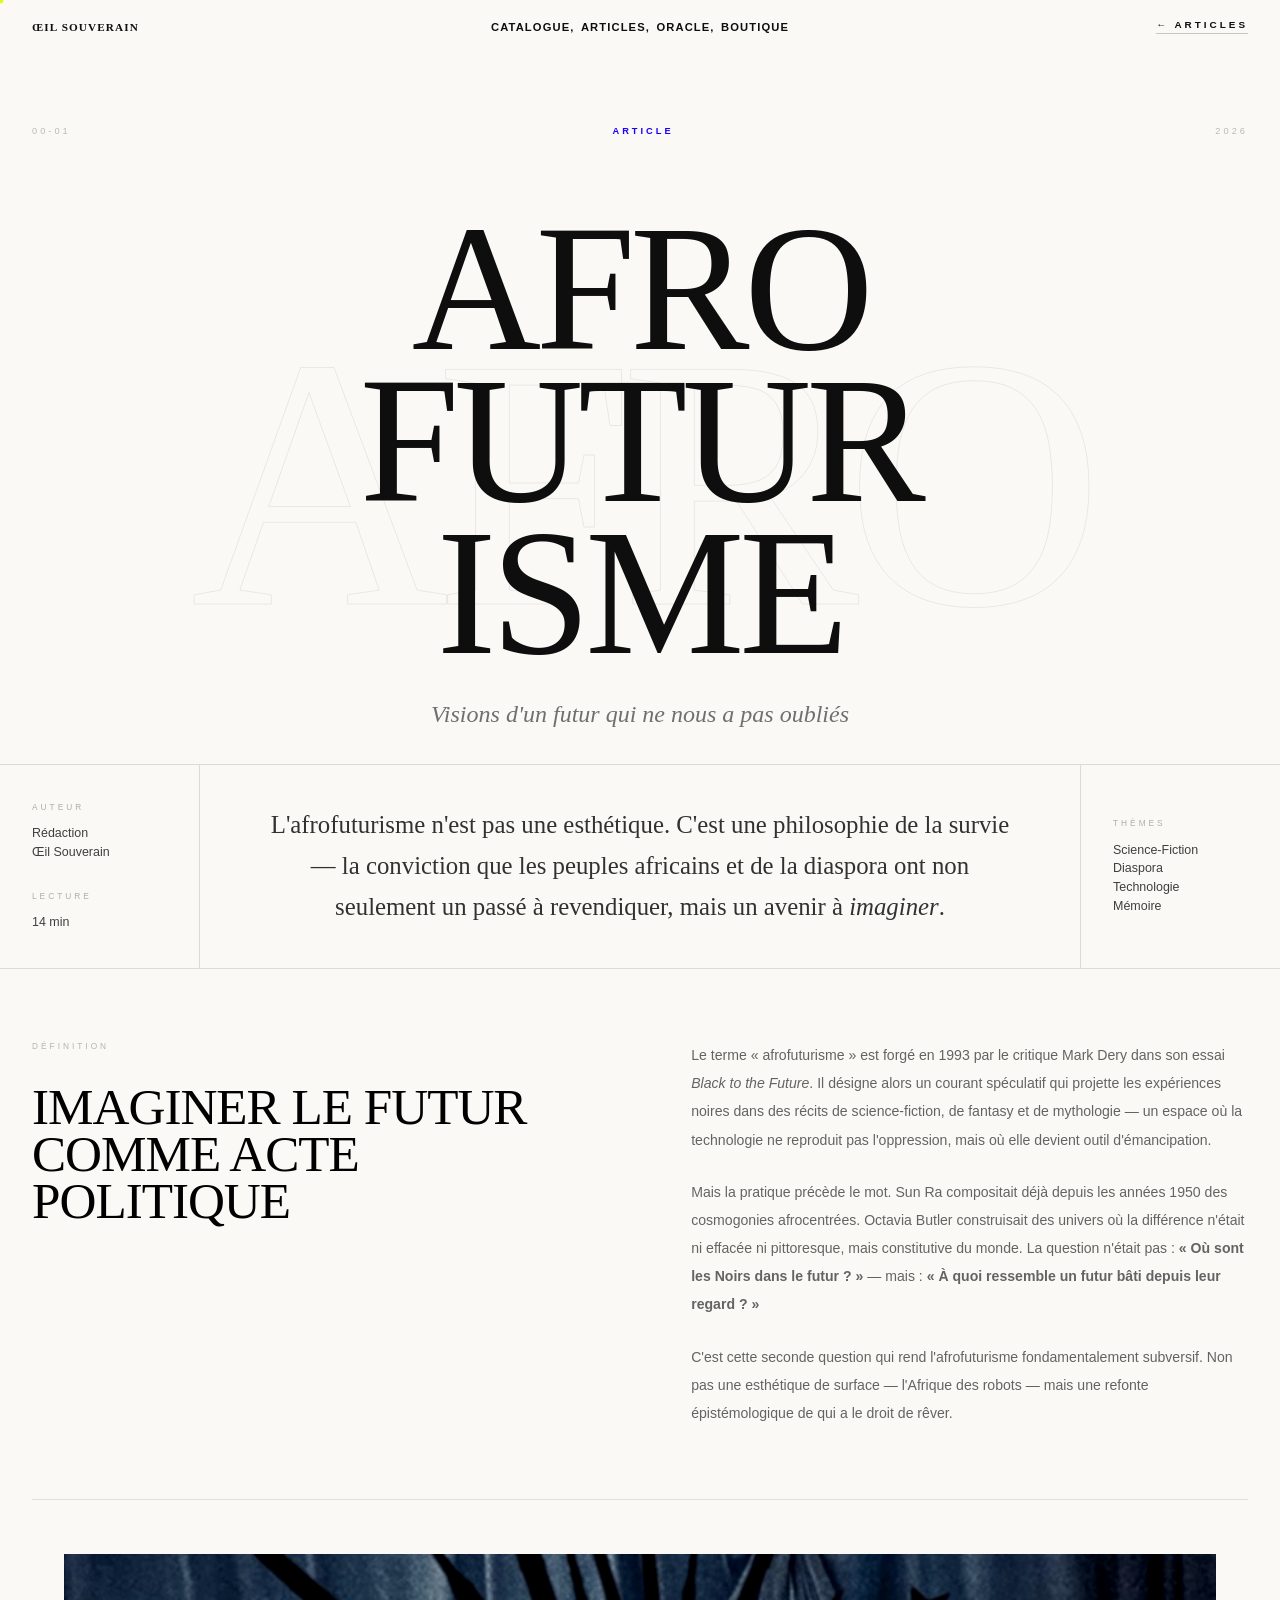
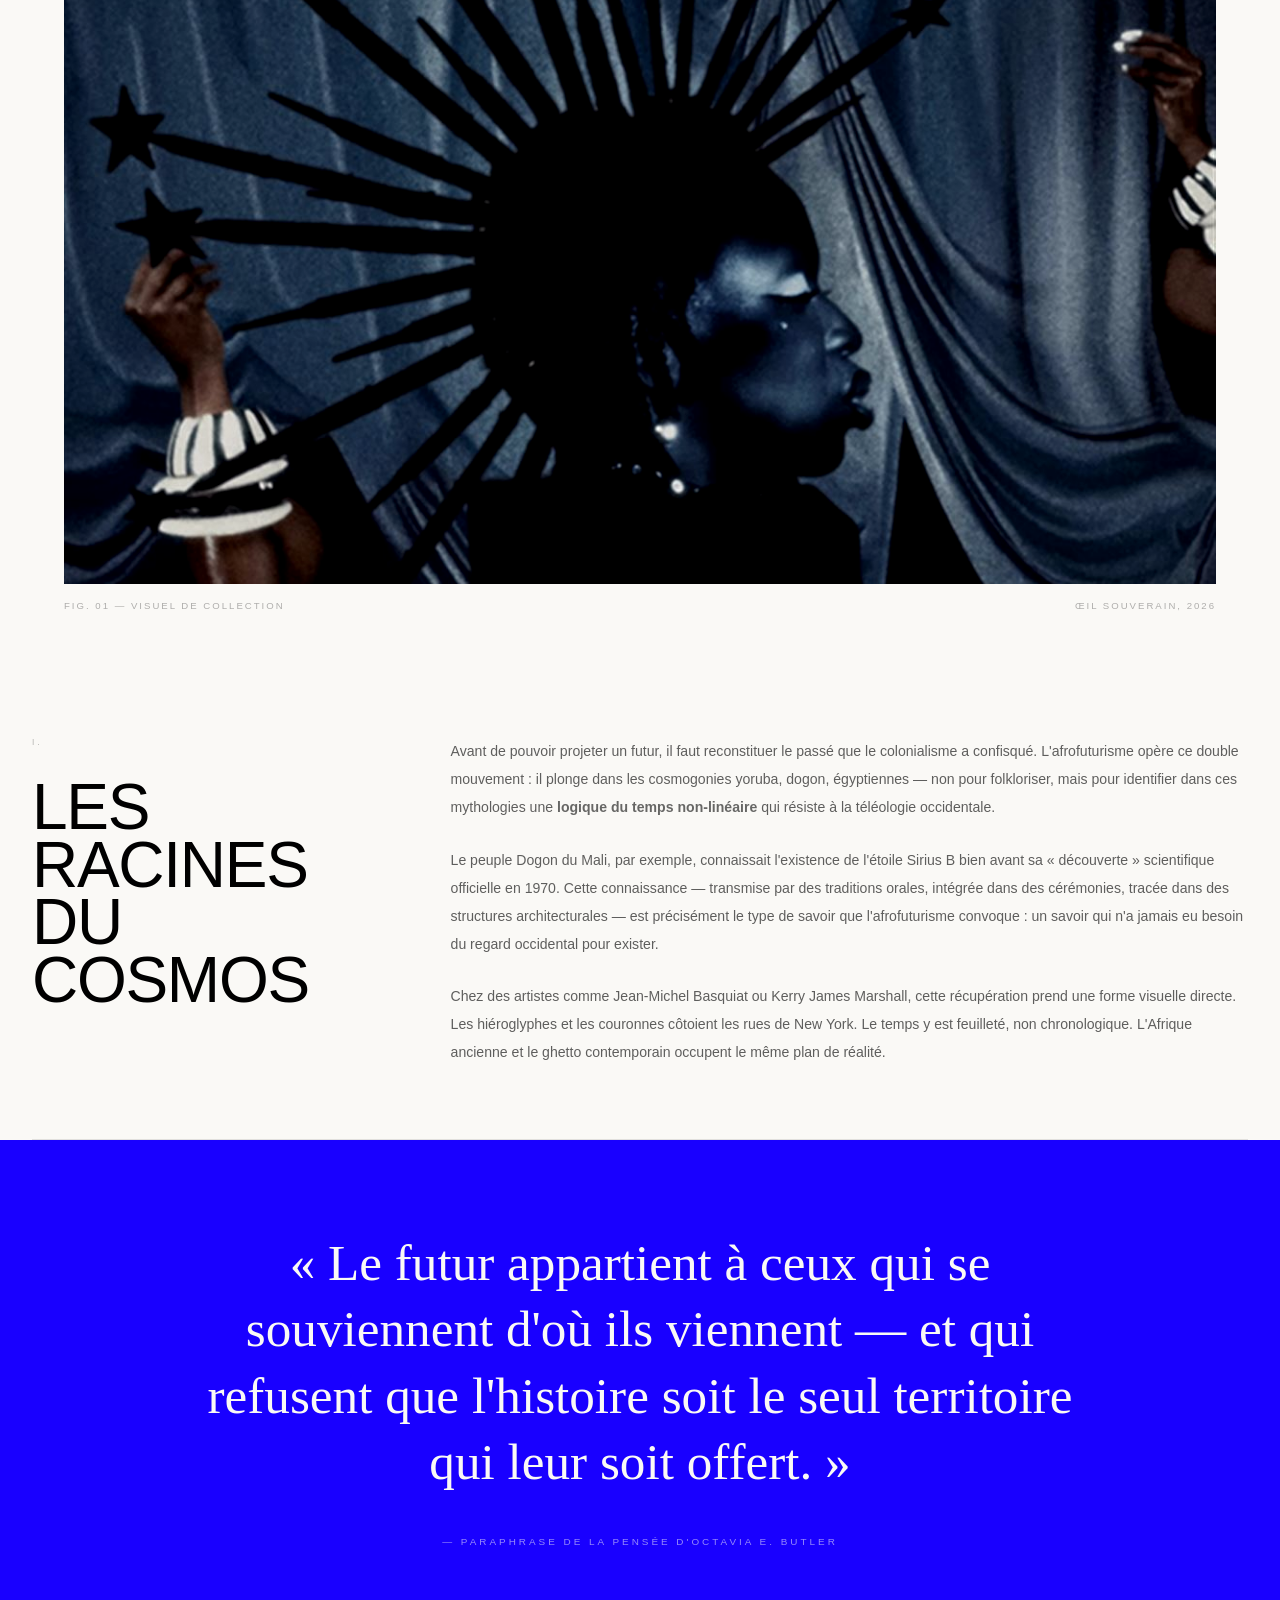
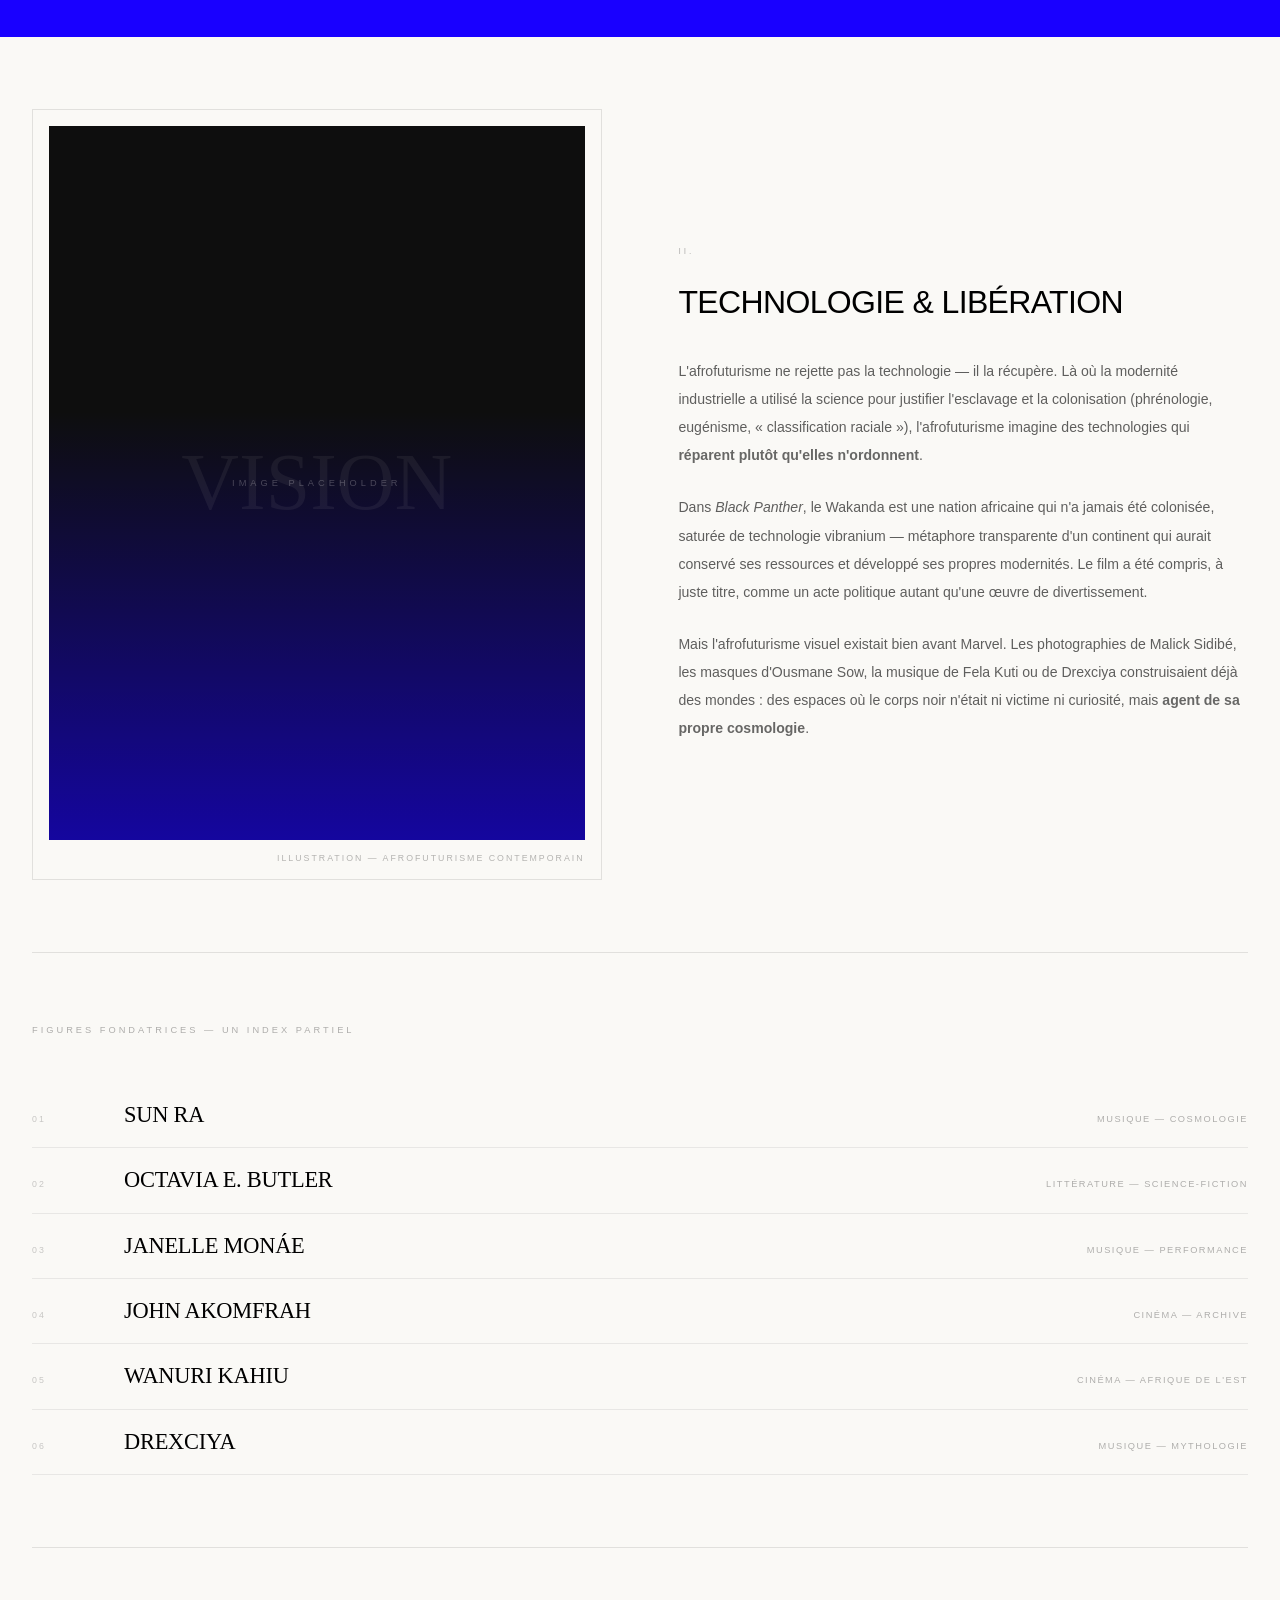
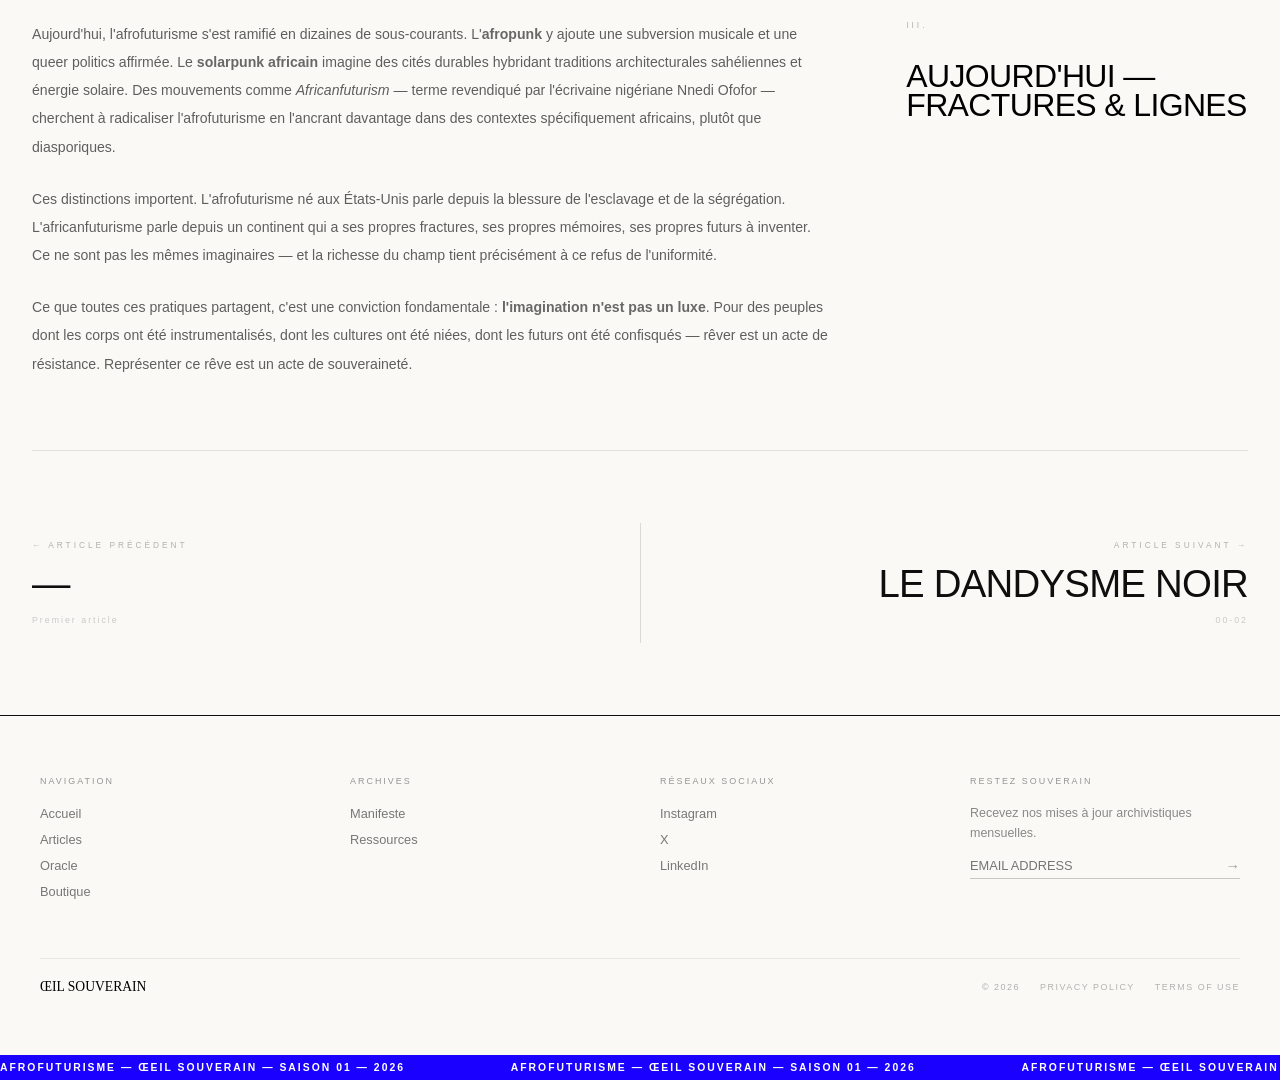
<file: article1.html>
<!DOCTYPE html>
<html lang="fr">
<head>
    <link href="https://fonts.cdnfonts.com/css/satoshi" rel="stylesheet">
    <meta charset="UTF-8">
    <meta name="viewport" content="width=device-width, initial-scale=1.0">
    <title>Afrofuturisme — Œil Souverain</title>
    <link rel="preconnect" href="https://fonts.googleapis.com">
    <link rel="preconnect" href="https://fonts.gstatic.com" crossorigin>
    <link href="https://fonts.googleapis.com/css2?family=Playfair+Display:ital,wght@0,400..900;1,400..900&family=IM+Fell+English:ital@0;1&display=swap" rel="stylesheet">
    <link rel="stylesheet" href="style.css">
    <style>

        /* ═══════════════════════════════════════════
           ARTICLE PAGE — LAYOUT SPÉCIFIQUE
        ══════════════════════════════════════════════ */

        body {
            background: #FAF9F6;
            overflow-x: hidden;
        }

        /* ── NAV OVERRIDE LIGHT ── */
        .main-header {
            mix-blend-mode: normal;
        }

        /* ── HERO ARTICLE ── */
        .art-hero {
            min-height: 100vh;
            display: grid;
            grid-template-rows: 1fr auto;
            padding: 0;
            position: relative;
            overflow: hidden;
            border-bottom: 1px solid rgba(0,0,0,0.12);
        }

        /* Grand titre masqué derrière qui déborde — style Avery Review */
        .art-hero-bg-text {
            position: absolute;
            top: 50%;
            left: 50%;
            transform: translate(-50%, -50%);
            font-family: 'Jouvencelle-Display';
            font-size: clamp(10rem, 28vw, 30rem);
            font-weight: 400;
            text-transform: uppercase;
            letter-spacing: -0.04em;
            line-height: 0.82;
            color: #FAF9F6;
            -webkit-text-stroke: 1px rgba(0,0,0,0.07);
            white-space: nowrap;
            pointer-events: none;
            z-index: 0;
            user-select: none;
        }

        .art-hero-inner {
            position: relative;
            z-index: 2;
            display: flex;
            flex-direction: column;
            justify-content: flex-end;
            padding: 14vh 2rem 0;
            max-width: 1400px;
            margin: 0 auto;
            width: 100%;
        }

        .art-meta-row {
            display: flex;
            justify-content: space-between;
            align-items: baseline;
            margin-bottom: 2.5vh;
        }

        .art-num {
            font-size: 0.58rem;
            text-transform: uppercase;
            letter-spacing: 3px;
            opacity: 0.25;
        }

        .art-category-tag {
            font-size: 0.58rem;
            text-transform: uppercase;
            letter-spacing: 3px;
            font-weight: 700;
            color: var(--blue);
        }

        .art-date {
            font-size: 0.58rem;
            text-transform: uppercase;
            letter-spacing: 3px;
            opacity: 0.25;
        }

        /* Titre central — massif comme Avery Review */
        .art-title-block {
            text-align: center;
            padding: 6vh 0 4vh;
        }

        .art-title-block h1 {
            font-family: 'Jouvencelle-Display';
            font-size: clamp(4.5rem, 14vw, 16rem);
            font-weight: 400;
            text-transform: uppercase;
            letter-spacing: -0.03em;
            line-height: 0.85;
            color: var(--black);
        }

        .art-subtitle {
            font-family: 'Jouvencelle-Display';
            font-size: clamp(1rem, 2vw, 1.5rem);
            font-style: italic;
            opacity: 0.55;
            margin-top: 2rem;
            letter-spacing: 0;
            font-weight: 400;
        }

        /* Bande inférieure du hero — intro encadrée style modal Avery */
        .art-hero-intro-bar {
            position: relative;
            z-index: 2;
            border-top: 1px solid rgba(0,0,0,0.12);
            display: grid;
            grid-template-columns: 200px 1fr 200px;
            align-items: stretch;
            background: #FAF9F6;
        }

        .art-hero-intro-side {
            padding: 2rem;
            border-right: 1px solid rgba(0,0,0,0.12);
            display: flex;
            flex-direction: column;
            justify-content: center;
            gap: 0.8rem;
        }

        .art-hero-intro-side:last-child {
            border-right: none;
            border-left: 1px solid rgba(0,0,0,0.12);
        }

        .side-label {
            font-size: 0.52rem;
            text-transform: uppercase;
            letter-spacing: 3px;
            opacity: 0.3;
        }

        .side-value {
            font-size: 0.78rem;
            font-weight: 300;
            line-height: 1.5;
            opacity: 0.75;
        }

        .art-hero-intro-text {
            padding: 2.5rem 4rem;
            font-family: 'Jouvencelle-Display';
            font-size: clamp(1.1rem, 2vw, 1.55rem);
            line-height: 1.65;
            text-align: center;
            opacity: 0.8;
        }

        /* ── CORPS DE L'ARTICLE ── */
        .art-body {
            max-width: 1400px;
            margin: 0 auto;
            width: 100%;
            padding: 0 2rem;
        }

        /* Bloc chapeau — deux colonnes */
        .art-columns-intro {
            display: grid;
            grid-template-columns: 1fr 1fr;
            gap: 8vw;
            padding: 8vh 0;
            border-bottom: 1px solid rgba(0,0,0,0.1);
        }

        .col-label {
            font-size: 0.52rem;
            text-transform: uppercase;
            letter-spacing: 3px;
            opacity: 0.28;
            margin-bottom: 2rem;
            display: block;
        }

        .col-big-quote {
            font-family: 'Jouvencelle-Display';
            font-size: clamp(2rem, 4vw, 3.8rem);
            font-weight: 400;
            text-transform: uppercase;
            letter-spacing: -0.02em;
            line-height: 0.92;
        }

        .col-body-text {
            font-size: 0.88rem;
            line-height: 2;
            opacity: 0.6;
            font-weight: 300;
        }

        .col-body-text p + p {
            margin-top: 1.5rem;
        }

        /* ── IMAGE PLEINE LARGEUR ── */
        .art-full-image {
            width: 100%;
            max-width: 1400px;
            margin: 0 auto;
            padding: 6vh 2rem;
        }

        .art-full-image figure {
            position: relative;
            overflow: hidden;
        }

        .art-full-image img {
            width: 100%;
            height: 70vh;
            object-fit: cover;
            display: block;
            filter: sepia(0.1) contrast(1.08);
        }

        .art-full-image figcaption {
            margin-top: 1rem;
            font-size: 0.6rem;
            text-transform: uppercase;
            letter-spacing: 2px;
            opacity: 0.3;
            display: flex;
            justify-content: space-between;
        }

        /* ── PULL QUOTE — style Avery Review, fond bleu ── */
        .art-pull-quote {
            background: var(--blue);
            color: #FAF9F6;
            padding: 10vh 2rem;
            text-align: center;
            margin: 0;
        }

        .art-pull-quote blockquote {
            font-family: 'Jouvencelle-Display';
            font-size: clamp(1.8rem, 4vw, 3.5rem);
            line-height: 1.3;
            max-width: 900px;
            margin: 0 auto;
            font-weight: 400;
        }

        .art-pull-quote cite {
            display: block;
            margin-top: 2.5rem;
            font-family: 'Satoshi', sans-serif;
            font-size: 0.62rem;
            text-transform: uppercase;
            letter-spacing: 3px;
            opacity: 0.55;
            font-style: normal;
        }

        /* ── SECTION 2 COLONNES ASYMÉTRIQUES ── */
        .art-section {
            padding: 8vh 0;
            border-bottom: 1px solid rgba(0,0,0,0.1);
        }

        .art-section-grid {
            display: grid;
            gap: 6vw;
            align-items: start;
        }

        .art-section-grid--3-7 {
            grid-template-columns: 3fr 7fr;
        }

        .art-section-grid--7-3 {
            grid-template-columns: 7fr 3fr;
        }

        .art-section-grid--5-5 {
            grid-template-columns: 1fr 1fr;
            align-items: center;
        }

        .art-section-title {
            font-family: 'Jouvencelle-Display' serif;
            font-size: clamp(2.5rem, 5vw, 5rem);
            font-weight: 400;
            text-transform: uppercase;
            letter-spacing: -0.02em;
            line-height: 0.9;
            position: sticky;
            top: 8rem;
        }

        .art-section-title--small {
            font-size: clamp(1.5rem, 2.5vw, 2.5rem);
        }

        .art-text-block {
            font-size: 0.88rem;
            line-height: 2;
            opacity: 0.62;
            font-weight: 300;
        }

        .art-text-block p + p {
            margin-top: 1.5rem;
        }

        .art-text-block strong {
            font-weight: 600;
            opacity: 1;
            color: var(--black);
        }

        /* ── IMAGE ENCADRÉE ── */
        .art-image-framed {
            border: 1px solid rgba(0,0,0,0.1);
            padding: 1rem;
            background: #FAF9F6;
        }

        .art-image-framed img {
            width: 100%;
            display: block;
            filter: sepia(0.15) contrast(1.08);
        }

        .art-image-framed figcaption {
            font-size: 0.55rem;
            text-transform: uppercase;
            letter-spacing: 2px;
            opacity: 0.28;
            margin-top: 0.8rem;
            text-align: right;
        }

        /* ── INDEX THÉMATIQUE ── */
        .art-index {
            padding: 8vh 0;
            border-bottom: 1px solid rgba(0,0,0,0.1);
        }

        .art-index-title {
            font-size: 0.58rem;
            text-transform: uppercase;
            letter-spacing: 3px;
            opacity: 0.3;
            margin-bottom: 3rem;
        }

        .art-index-list {
            list-style: none;
        }

        .art-index-list li {
            display: grid;
            grid-template-columns: 60px 1fr auto;
            align-items: baseline;
            gap: 2rem;
            padding: 1.2rem 0;
            border-bottom: 1px solid rgba(0,0,0,0.07);
            font-size: clamp(1rem, 2vw, 1.4rem);
            text-transform: uppercase;
            font-family: 'Jouvencelle-Display', serif;
            letter-spacing: -0.01em;
        }

        .art-index-list .idx-num {
            font-family: 'Satoshi', sans-serif;
            font-size: 0.55rem;
            letter-spacing: 2px;
            opacity: 0.2;
        }

        .art-index-list .idx-sub {
            font-family: 'Satoshi', sans-serif;
            font-size: 0.58rem;
            letter-spacing: 1.5px;
            opacity: 0.3;
            text-transform: uppercase;
        }

        /* ── SECTION FIN — LIENS ARTICLES ── */
        .art-navigation {
            padding: 8vh 0;
            display: grid;
            grid-template-columns: 1fr 1px 1fr;
            gap: 4rem;
            align-items: center;
        }

        .art-nav-divider {
            background: rgba(0,0,0,0.12);
            height: 100%;
            min-height: 120px;
        }

        .art-nav-item {
            text-decoration: none;
            color: var(--black);
            display: block;
            transition: color 0.2s;
        }

        .art-nav-item:hover {
            color: var(--blue);
        }

        .art-nav-item--prev {
            text-align: left;
        }

        .art-nav-item--next {
            text-align: right;
        }

        .nav-direction {
            font-size: 0.52rem;
            text-transform: uppercase;
            letter-spacing: 3px;
            opacity: 0.3;
            margin-bottom: 1rem;
            display: block;
        }

        .nav-article-title {
            font-family: 'Jouvencelle-Display' serif;
            font-size: clamp(1.5rem, 3vw, 2.8rem);
            font-weight: 400;
            text-transform: uppercase;
            letter-spacing: -0.02em;
            line-height: 0.95;
        }

        .nav-article-num {
            font-size: 0.55rem;
            letter-spacing: 2px;
            opacity: 0.2;
            margin-top: 0.8rem;
            display: block;
        }

        /* ── BACK TO ARTICLES ── */
        .art-back-btn {
            display: inline-flex;
            align-items: center;
            gap: 0.8rem;
            text-decoration: none;
            color: var(--black);
            font-size: 0.62rem;
            text-transform: uppercase;
            letter-spacing: 3px;
            padding-bottom: 3px;
            border-bottom: 1px solid rgba(0,0,0,0.2);
            transition: color 0.2s, border-color 0.2s;
        }

        .art-back-btn:hover {
            color: var(--blue);
            border-color: var(--blue);
        }

        /* ── RESPONSIVE ── */
        @media (max-width: 900px) {
            .art-hero-intro-bar {
                grid-template-columns: 1fr;
            }
            .art-hero-intro-side {
                border-right: none;
                border-bottom: 1px solid rgba(0,0,0,0.12);
            }
            .art-hero-intro-side:last-child {
                border-left: none;
                border-bottom: none;
            }
            .art-hero-intro-text {
                padding: 2rem 1.5rem;
            }
            .art-columns-intro {
                grid-template-columns: 1fr;
                gap: 4vh;
            }
            .art-section-grid--3-7,
            .art-section-grid--7-3,
            .art-section-grid--5-5 {
                grid-template-columns: 1fr;
            }
            .art-section-title {
                position: static;
            }
            .art-navigation {
                grid-template-columns: 1fr;
            }
            .art-nav-divider { display: none; }
            .art-nav-item--next { text-align: left; }
            .art-index-list li {
                grid-template-columns: 40px 1fr auto;
                gap: 1rem;
            }
        }

        @media (max-width: 600px) {
            .art-hero-intro-bar {
                display: none;
            }
            .art-title-block h1 {
                font-size: clamp(3.5rem, 18vw, 8rem);
            }
        }

    </style>
</head>
<body>

<div class="cursor" id="cursor"></div>

<!-- NAVBAR -->
<header class="main-header">
    <a href="index.html" class="logo">Œil Souverain</a>
    <nav>
        <ul class="nav-links">
            <li><a href="catalogue.html">Catalogue,</a></li>
            <li><a href="articles.html">Articles,</a></li>
            <li><a href="oracle2.html">Oracle,</a></li>
            <li><a href="shop.html">Boutique</a></li>
        </ul>
    </nav>
    <div class="nav-right"><a href="articles.html" class="art-back-btn">← Articles</a></div>
</header>

<main>

    <!-- ══ HERO ══════════════════════════════════════════════ -->
    <section class="art-hero">

        <div class="art-hero-bg-text" aria-hidden="true">AFRO</div>

        <div class="art-hero-inner">
            <div class="art-meta-row">
                <span class="art-num">00-01</span>
                <span class="art-category-tag">Article</span>
                <span class="art-date">2026</span>
            </div>

            <div class="art-title-block">
                <h1>Afro<br>futur<br>isme</h1>
                <p class="art-subtitle">Visions d'un futur qui ne nous a pas oubliés</p>
            </div>
        </div>

        <!-- Bande intro style Avery Review -->
        <div class="art-hero-intro-bar">
            <div class="art-hero-intro-side">
                <span class="side-label">Auteur</span>
                <span class="side-value">Rédaction<br>Œil Souverain</span>
                <span class="side-label" style="margin-top:1rem">Lecture</span>
                <span class="side-value">14 min</span>
            </div>

            <div class="art-hero-intro-text">
                L'afrofuturisme n'est pas une esthétique. C'est une philosophie de la survie — la conviction que les peuples africains et de la diaspora ont non seulement un passé à revendiquer, mais un avenir à <em>imaginer</em>.
            </div>

            <div class="art-hero-intro-side">
                <span class="side-label">Thèmes</span>
                <span class="side-value">Science-Fiction<br>Diaspora<br>Technologie<br>Mémoire</span>
            </div>
        </div>

    </section>

    <!-- ══ CORPS ══════════════════════════════════════════════ -->
    <div class="art-body">

        <!-- Introduction deux colonnes -->
        <div class="art-columns-intro">
            <div>
                <span class="col-label">Définition</span>
                <p class="col-big-quote">Imaginer le futur comme acte politique</p>
            </div>
            <div class="col-body-text">
                <p>Le terme « afrofuturisme » est forgé en 1993 par le critique Mark Dery dans son essai <em>Black to the Future</em>. Il désigne alors un courant spéculatif qui projette les expériences noires dans des récits de science-fiction, de fantasy et de mythologie — un espace où la technologie ne reproduit pas l'oppression, mais où elle devient outil d'émancipation.</p>
                <p>Mais la pratique précède le mot. Sun Ra compositait déjà depuis les années 1950 des cosmogonies afrocentrées. Octavia Butler construisait des univers où la différence n'était ni effacée ni pittoresque, mais constitutive du monde. La question n'était pas : <strong>« Où sont les Noirs dans le futur ? »</strong> — mais : <strong>« À quoi ressemble un futur bâti depuis leur regard ? »</strong></p>
                <p>C'est cette seconde question qui rend l'afrofuturisme fondamentalement subversif. Non pas une esthétique de surface — l'Afrique des robots — mais une refonte épistémologique de qui a le droit de rêver.</p>
            </div>
        </div>

        <!-- Image pleine largeur -->
        <div class="art-full-image">
            <figure>
                <img src="images/theodora2.jpg" alt="Afrofuturisme">
                <figcaption>
                    <span>Fig. 01 — Visuel de collection</span>
                    <span>Œil Souverain, 2026</span>
                </figcaption>
            </figure>
        </div>

        <!-- Section 1 — 3/7 -->
        <div class="art-section">
            <div class="art-section-grid art-section-grid--3-7">
                <div>
                    <span class="col-label">I.</span>
                    <h2 class="art-section-title">Les Racines du Cosmos</h2>
                </div>
                <div class="art-text-block">
                    <p>Avant de pouvoir projeter un futur, il faut reconstituer le passé que le colonialisme a confisqué. L'afrofuturisme opère ce double mouvement : il plonge dans les cosmogonies yoruba, dogon, égyptiennes — non pour folkloriser, mais pour identifier dans ces mythologies une <strong>logique du temps non-linéaire</strong> qui résiste à la téléologie occidentale.</p>
                    <p>Le peuple Dogon du Mali, par exemple, connaissait l'existence de l'étoile Sirius B bien avant sa « découverte » scientifique officielle en 1970. Cette connaissance — transmise par des traditions orales, intégrée dans des cérémonies, tracée dans des structures architecturales — est précisément le type de savoir que l'afrofuturisme convoque : un savoir qui n'a jamais eu besoin du regard occidental pour exister.</p>
                    <p>Chez des artistes comme Jean-Michel Basquiat ou Kerry James Marshall, cette récupération prend une forme visuelle directe. Les hiéroglyphes et les couronnes côtoient les rues de New York. Le temps y est feuilleté, non chronologique. L'Afrique ancienne et le ghetto contemporain occupent le même plan de réalité.</p>
                </div>
            </div>
        </div>

    </div>

    <!-- PULL QUOTE — fond bleu, pleine largeur -->
    <div class="art-pull-quote">
        <blockquote>
            « Le futur appartient à ceux qui se souviennent d'où ils viennent — et qui refusent que l'histoire soit le seul territoire qui leur soit offert. »
        </blockquote>
        <cite>— Paraphrase de la pensée d'Octavia E. Butler</cite>
    </div>

    <div class="art-body">

        <!-- Section 2 — Image + texte -->
        <div class="art-section">
            <div class="art-section-grid art-section-grid--5-5">
                <figure class="art-image-framed">
                    <div style="width:100%;aspect-ratio:3/4;background:#0e0e0e;display:flex;align-items:center;justify-content:center;overflow:hidden;position:relative;">
                        <div style="position:absolute;inset:0;background:linear-gradient(180deg,transparent 40%,rgba(25,0,255,0.6) 100%);"></div>
                        <span style="font-family:'Jouvencelle-Display',serif;font-size:5rem;color:rgba(250,249,246,0.06);text-transform:uppercase;position:absolute;">VISION</span>
                        <span style="color:rgba(250,249,246,0.25);font-size:0.58rem;text-transform:uppercase;letter-spacing:4px;z-index:2;">Image placeholder</span>
                    </div>
                    <figcaption>Illustration — Afrofuturisme contemporain</figcaption>
                </figure>
                <div>
                    <span class="col-label">II.</span>
                    <h2 class="art-section-title art-section-title--small" style="margin-bottom:2.5rem;">Technologie & Libération</h2>
                    <div class="art-text-block">
                        <p>L'afrofuturisme ne rejette pas la technologie — il la récupère. Là où la modernité industrielle a utilisé la science pour justifier l'esclavage et la colonisation (phrénologie, eugénisme, « classification raciale »), l'afrofuturisme imagine des technologies qui <strong>réparent plutôt qu'elles n'ordonnent</strong>.</p>
                        <p>Dans <em>Black Panther</em>, le Wakanda est une nation africaine qui n'a jamais été colonisée, saturée de technologie vibranium — métaphore transparente d'un continent qui aurait conservé ses ressources et développé ses propres modernités. Le film a été compris, à juste titre, comme un acte politique autant qu'une œuvre de divertissement.</p>
                        <p>Mais l'afrofuturisme visuel existait bien avant Marvel. Les photographies de Malick Sidibé, les masques d'Ousmane Sow, la musique de Fela Kuti ou de Drexciya construisaient déjà des mondes : des espaces où le corps noir n'était ni victime ni curiosité, mais <strong>agent de sa propre cosmologie</strong>.</p>
                    </div>
                </div>
            </div>
        </div>

        <!-- Index thématique -->
        <div class="art-index">
            <p class="art-index-title">Figures fondatrices — Un index partiel</p>
            <ul class="art-index-list">
                <li>
                    <span class="idx-num">01</span>
                    <span>Sun Ra</span>
                    <span class="idx-sub">Musique — Cosmologie</span>
                </li>
                <li>
                    <span class="idx-num">02</span>
                    <span>Octavia E. Butler</span>
                    <span class="idx-sub">Littérature — Science-Fiction</span>
                </li>
                <li>
                    <span class="idx-num">03</span>
                    <span>Janelle Monáe</span>
                    <span class="idx-sub">Musique — Performance</span>
                </li>
                <li>
                    <span class="idx-num">04</span>
                    <span>John Akomfrah</span>
                    <span class="idx-sub">Cinéma — Archive</span>
                </li>
                <li>
                    <span class="idx-num">05</span>
                    <span>Wanuri Kahiu</span>
                    <span class="idx-sub">Cinéma — Afrique de l'Est</span>
                </li>
                <li>
                    <span class="idx-num">06</span>
                    <span>Drexciya</span>
                    <span class="idx-sub">Musique — Mythologie</span>
                </li>
            </ul>
        </div>

        <!-- Section 3 — 7/3 -->
        <div class="art-section">
            <div class="art-section-grid art-section-grid--7-3">
                <div class="art-text-block">
                    <p>Aujourd'hui, l'afrofuturisme s'est ramifié en dizaines de sous-courants. L'<strong>afropunk</strong> y ajoute une subversion musicale et une queer politics affirmée. Le <strong>solarpunk africain</strong> imagine des cités durables hybridant traditions architecturales sahéliennes et énergie solaire. Des mouvements comme <em>Africanfuturism</em> — terme revendiqué par l'écrivaine nigériane Nnedi Ofofor — cherchent à radicaliser l'afrofuturisme en l'ancrant davantage dans des contextes spécifiquement africains, plutôt que diasporiques.</p>
                    <p>Ces distinctions importent. L'afrofuturisme né aux États-Unis parle depuis la blessure de l'esclavage et de la ségrégation. L'africanfuturisme parle depuis un continent qui a ses propres fractures, ses propres mémoires, ses propres futurs à inventer. Ce ne sont pas les mêmes imaginaires — et la richesse du champ tient précisément à ce refus de l'uniformité.</p>
                    <p>Ce que toutes ces pratiques partagent, c'est une conviction fondamentale : <strong>l'imagination n'est pas un luxe</strong>. Pour des peuples dont les corps ont été instrumentalisés, dont les cultures ont été niées, dont les futurs ont été confisqués — rêver est un acte de résistance. Représenter ce rêve est un acte de souveraineté.</p>
                </div>
                <div>
                    <span class="col-label">III.</span>
                    <h2 class="art-section-title art-section-title--small">Aujourd'hui — Fractures & Lignes</h2>
                </div>
            </div>
        </div>

        <!-- Navigation articles -->
        <div class="art-navigation">
            <a href="#" class="art-nav-item art-nav-item--prev">
                <span class="nav-direction">← Article précédent</span>
                <span class="nav-article-title">—</span>
                <span class="nav-article-num">Premier article</span>
            </a>

            <div class="art-nav-divider"></div>

            <a href="#" class="art-nav-item art-nav-item--next">
                <span class="nav-direction">Article suivant →</span>
                <span class="nav-article-title">Le Dandysme Noir</span>
                <span class="nav-article-num">00-02</span>
            </a>
        </div>

    </div>

</main>

<!-- FOOTER -->
<footer class="a24-footer">
    <div class="footer-container">
        <div>
            <h3 class="footer-title">Navigation</h3>
            <ul class="footer-list">
                <li><a href="index.html">Accueil</a></li>
                <li><a href="articles.html">Articles</a></li>
                <li><a href="oracle2.html">Oracle</a></li>
                <li><a href="shop.html">Boutique</a></li>
            </ul>
        </div>
        <div>
            <h3 class="footer-title">Archives</h3>
            <ul class="footer-list">
                <li><a href="#">Manifeste</a></li>
                <li><a href="#">Ressources</a></li>
            </ul>
        </div>
        <div>
            <h3 class="footer-title">Réseaux sociaux</h3>
            <ul class="footer-list">
                <li><a href="#">Instagram</a></li>
                <li><a href="#">X</a></li>
                <li><a href="#">LinkedIn</a></li>
            </ul>
        </div>
        <div class="footer-newsletter">
            <h3 class="footer-title">Restez Souverain</h3>
            <p>Recevez nos mises à jour archivistiques mensuelles.</p>
            <div class="newsletter-form">
                <input type="email" placeholder="Email Address" class="newsletter-input">
                <button class="newsletter-btn">→</button>
            </div>
        </div>
    </div>
    <div class="footer-bottom">
        <div class="footer-logo-text">Œil Souverain</div>
        <div class="footer-legal">
            <span>© 2026</span>
            <a href="#">Privacy Policy</a>
            <a href="#">Terms of Use</a>
        </div>
    </div>
</footer>

<div class="nav-ticker">
    <div class="nav-ticker-track">
        <span>AFROFUTURISME — ŒEIL SOUVERAIN — SAISON 01 — 2026 &nbsp;</span>
        <span>AFROFUTURISME — ŒEIL SOUVERAIN — SAISON 01 — 2026 &nbsp;</span>
        <span>AFROFUTURISME — ŒEIL SOUVERAIN — SAISON 01 — 2026 &nbsp;</span>
        <span>AFROFUTURISME — ŒEIL SOUVERAIN — SAISON 01 — 2026 &nbsp;</span>
    </div>
</div>

<script>
// ── CURSOR ──
const cursor = document.getElementById('cursor');
document.addEventListener('mousemove', e => {
    cursor.style.left = e.clientX + 'px';
    cursor.style.top = e.clientY + 'px';
});
document.querySelectorAll('a, button').forEach(el => {
    el.addEventListener('mouseenter', () => cursor.classList.add('big'));
    el.addEventListener('mouseleave', () => cursor.classList.remove('big'));
});

// ── NAVBAR ──
const header = document.querySelector('.main-header');
header.classList.add('nav--light');

// ── PARALLAX LÉGER SUR LE BG TEXT ──
const bgText = document.querySelector('.art-hero-bg-text');
window.addEventListener('scroll', () => {
    const y = window.scrollY;
    if (bgText) {
        bgText.style.transform = `translate(-50%, calc(-50% + ${y * 0.3}px))`;
        bgText.style.opacity = Math.max(0, 1 - y / 600);
    }
});

// ── RÉVÉLATION AU SCROLL ──
const observer = new IntersectionObserver((entries) => {
    entries.forEach(entry => {
        if (entry.isIntersecting) {
            entry.target.style.opacity = '1';
            entry.target.style.transform = 'translateY(0)';
        }
    });
}, { threshold: 0.1 });

document.querySelectorAll('.art-section, .art-index, .art-navigation').forEach(el => {
    el.style.opacity = '0';
    el.style.transform = 'translateY(30px)';
    el.style.transition = 'opacity 0.7s ease, transform 0.7s ease';
    observer.observe(el);
});
</script>

</body>
</html>
</file>
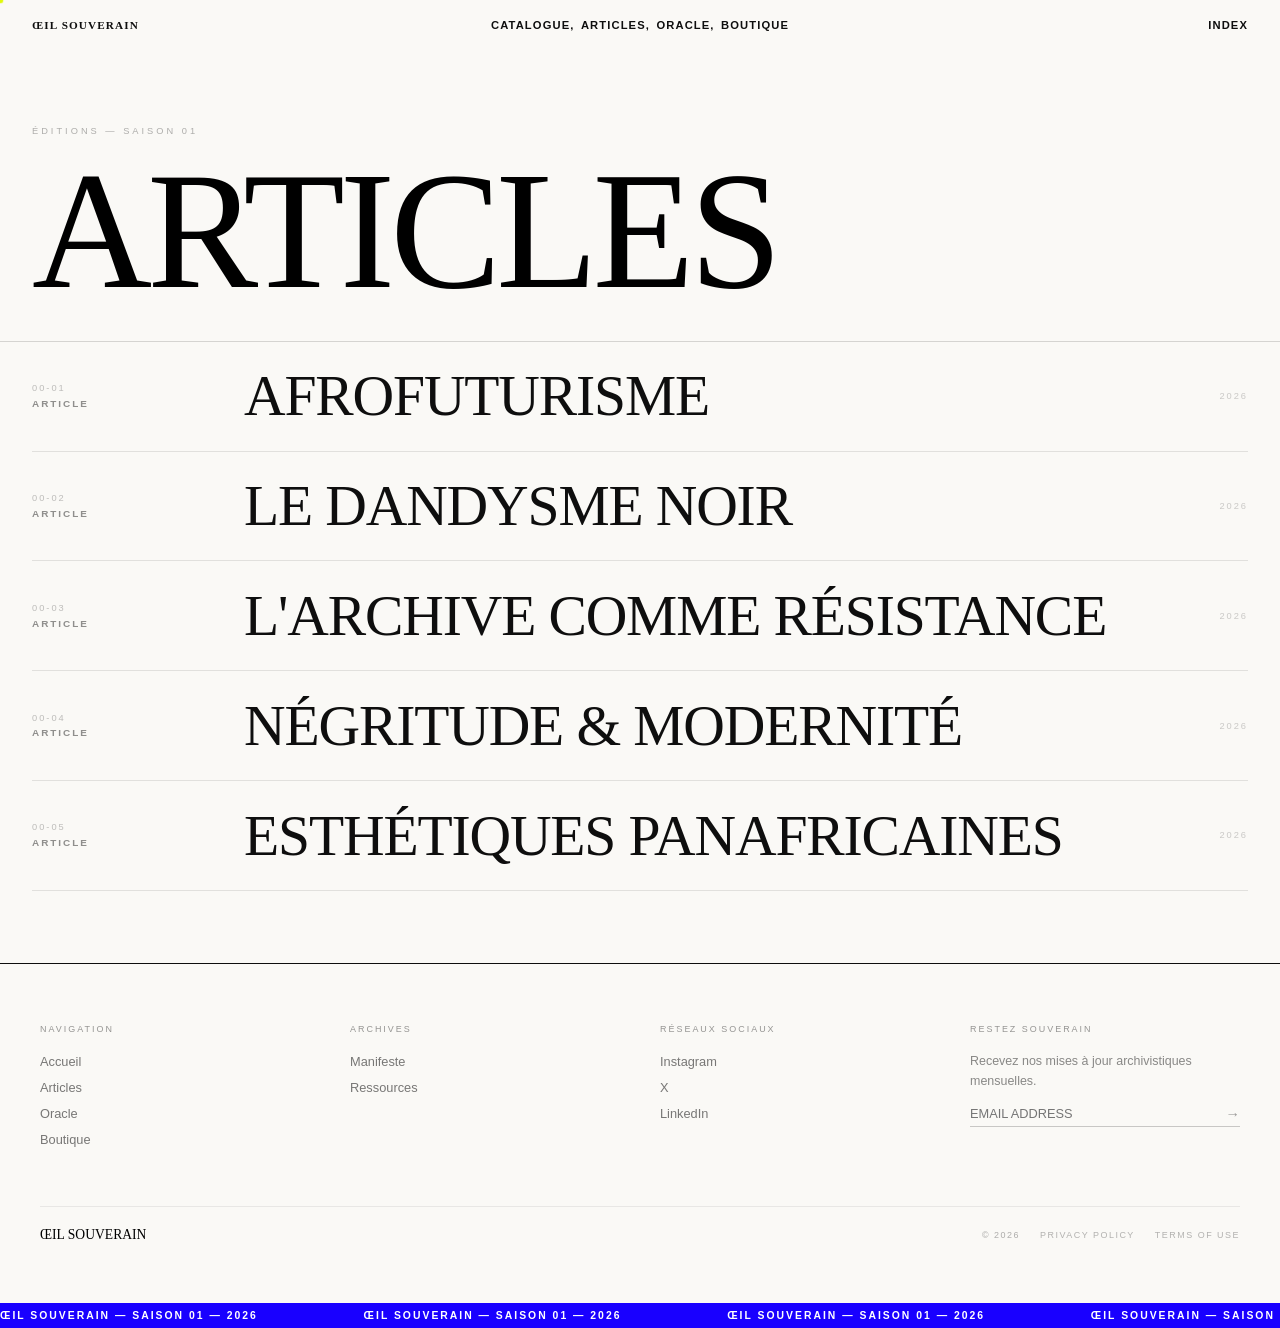
<file: articles.html>
<!DOCTYPE html>
<html lang="fr">
<head>
    <link href="https://fonts.cdnfonts.com/css/satoshi" rel="stylesheet">
    <meta charset="UTF-8">
    <meta name="viewport" content="width=device-width, initial-scale=1.0">
    <title>Articles — Œil Souverain</title>
    <link rel="preconnect" href="https://fonts.googleapis.com">
    <link rel="preconnect" href="https://fonts.gstatic.com" crossorigin>
    <link href="https://fonts.googleapis.com/css2?family=Open+Sans:ital,wght@0,300..800;1,300..800&family=Playfair+Display:ital,wght@0,400..900;1,400..900&display=swap" rel="stylesheet">
    <link rel="stylesheet" href="style.css">
</head>
<body>

<div class="cursor" id="cursor"></div>

<header class="main-header">
    <a href="index.html" class="logo">Œil Souverain</a>
    <nav>
        <ul class="nav-links">
            <li><a href="catalogue.html">Catalogue,</a></li>
            <li><a href="articles.html">Articles,</a></li>
            <li><a href="oracle2.html">Oracle,</a></li>
            <li><a href="shop.html">Boutique</a></li>
        </ul>
    </nav>
    <div class="nav-right">Index</div>
</header>

<main>

  <!-- HERO ARTICLES -->
  <section class="articles-hero">
    <span class="rep-label">Éditions — Saison 01</span>
    <h1>Articles</h1>
  </section>

  <!-- LISTE DES ARTICLES -->
  <section class="articles-list">

    <a href="article1.html" class="book-index article-row">
      <div class="article-row-left">
        <span class="article-num">00-01</span>
        <span class="article-category">Article</span>
      </div>
      <h2 class="article-row-title">Afrofuturisme</h2>
      <span class="article-date">2026</span>
      <img src="images/theodora2.jpg" class="hover-image" alt="Afrofuturisme">
    </a>

    <a href="#" class="book-index article-row">
      <div class="article-row-left">
        <span class="article-num">00-02</span>
        <span class="article-category">Article</span>
      </div>
      <h2 class="article-row-title">Le dandysme noir</h2>
      <span class="article-date">2026</span>
      <img src="images/Peter-Anderson.jpg" class="hover-image" alt="Souveraineté">
    </a>

    <a href="#" class="book-index article-row">
      <div class="article-row-left">
        <span class="article-num">00-03</span>
        <span class="article-category">Article</span>
      </div>
      <h2 class="article-row-title">L'Archive comme Résistance</h2>
      <span class="article-date">2026</span>
      <img src="images/Malick-Sidibe_malick.jpg" class="hover-image" alt="Archive">
    </a>

    <a href="#" class="book-index article-row">
      <div class="article-row-left">
        <span class="article-num">00-04</span>
        <span class="article-category">Article</span>
      </div>
      <h2 class="article-row-title">Négritude & Modernité</h2>
      <span class="article-date">2026</span>
      <img src="images/Cahier d'un retour au pays natal.jpg" class="hover-image" alt="Négritude">
    </a>

    <a href="#" class="book-index article-row">
      <div class="article-row-left">
        <span class="article-num">00-05</span>
        <span class="article-category">Article</span>
      </div>
      <h2 class="article-row-title">Esthétiques Panafricaines</h2>
      <span class="article-date">2026</span>
      <img src="images/African artists- From 1882 to now.jpg" class="hover-image" alt="Esthétiques">
    </a>

  </section>

</main>


<footer class="a24-footer">
    <div class="footer-container">
        <div>
            <h3 class="footer-title">Navigation</h3>
            <ul class="footer-list">
                <li><a href="index.html">Accueil</a></li>
                <li><a href="articles.html">Articles</a></li>
                <li><a href="oracle2.html">Oracle</a></li>
                <li><a href="shop.html">Boutique</a></li>
            </ul>
        </div>
        <div>
            <h3 class="footer-title">Archives</h3>
            <ul class="footer-list">
                <li><a href="#">Manifeste</a></li>
                <li><a href="#">Ressources</a></li>
            </ul>
        </div>
        <div>
            <h3 class="footer-title">Réseaux sociaux</h3>
            <ul class="footer-list">
                <li><a href="#">Instagram</a></li>
                <li><a href="#">X</a></li>
                <li><a href="#">LinkedIn</a></li>
            </ul>
        </div>
        <div class="footer-newsletter">
            <h3 class="footer-title">Restez Souverain</h3>
            <p>Recevez nos mises à jour archivistiques mensuelles.</p>
            <div class="newsletter-form">
                <input type="email" placeholder="Email Address" class="newsletter-input">
                <button class="newsletter-btn">→</button>
            </div>
        </div>
    </div>
    <div class="footer-bottom">
        <div class="footer-logo-text">Œil Souverain</div>
        <div class="footer-legal">
            <span>© 2026</span>
            <a href="#">Privacy Policy</a>
            <a href="#">Terms of Use</a>
        </div>
    </div>
</footer>

<div class="nav-ticker">
    <div class="nav-ticker-track">
        <span>ŒIL SOUVERAIN — SAISON 01 — 2026 &nbsp;</span>
        <span>ŒIL SOUVERAIN — SAISON 01 — 2026 &nbsp;</span>
        <span>ŒIL SOUVERAIN — SAISON 01 — 2026 &nbsp;</span>
        <span>ŒIL SOUVERAIN — SAISON 01 — 2026 &nbsp;</span>
        <span>ŒIL SOUVERAIN — SAISON 01 — 2026 &nbsp;</span>
        <span>ŒIL SOUVERAIN — SAISON 01 — 2026 &nbsp;</span>
    </div>
</div>

<script>
// CURSOR
const cursor = document.getElementById('cursor');
document.addEventListener('mousemove', e => {
    cursor.style.left = e.clientX + 'px';
    cursor.style.top = e.clientY + 'px';
});
document.querySelectorAll('a, button').forEach(el => {
    el.addEventListener('mouseenter', () => cursor.classList.add('big'));
    el.addEventListener('mouseleave', () => cursor.classList.remove('big'));
});

// NAVBAR
const header = document.querySelector('.main-header');
header.classList.add('nav--dark');
</script>

</body>
</html>
</file>
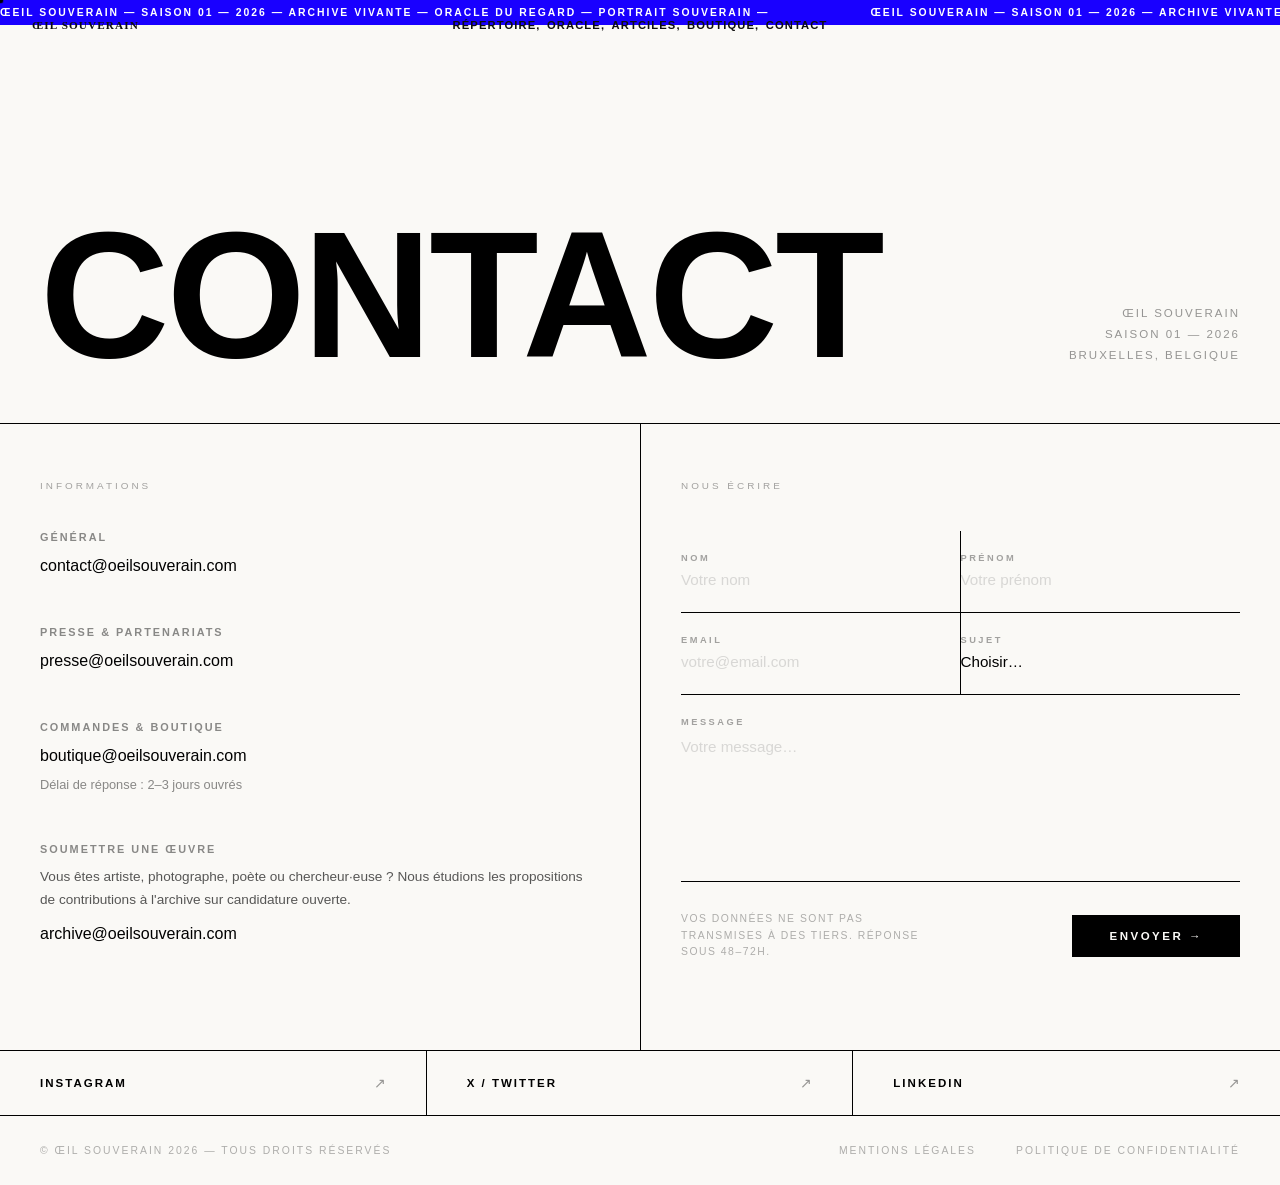
<file: contact.html>
<!DOCTYPE html>
<html lang="fr">
<head>
    <meta charset="UTF-8">
    <meta name="viewport" content="width=device-width, initial-scale=1.0">
    <title>Contact — Œil Souverain</title>
    <link href="https://fonts.cdnfonts.com/css/satoshi" rel="stylesheet">
    <link rel="stylesheet" href="style.css">
    
    <style>

    /* ── CONTACT PAGE ─────────────────────────────────────── */
    .contact-page {
        min-height: 100vh;
        background: var(--cream);
        padding-top: 12rem; /* espace header + ticker */
    }

    /* ── TITRE MASSIF ─────────────────────────────────────── */
    .contact-hero {
        border-bottom: 1px solid #000;
        padding: 0 2.5rem 3rem;
    }

    .contact-hero-inner {
        display: flex;
        justify-content: space-between;
        align-items: flex-end;
    }

    .contact-title {
        font-size: clamp(5rem, 14vw, 12rem);
        font-weight: 900;
        text-transform: uppercase;
        letter-spacing: -3px;
        line-height: 0.88;
        color: #000;
    }

    .contact-hero-meta {
        text-align: right;
        padding-bottom: 0.6rem;
    }

    .contact-hero-meta p {
        font-size: 0.72rem;
        text-transform: uppercase;
        letter-spacing: 2px;
        opacity: 0.4;
        line-height: 1.8;
    }

    /* ── GRILLE PRINCIPALE ───────────────────────────────── */
    .contact-grid {
        display: grid;
        grid-template-columns: 1fr 1fr;
        border-bottom: 1px solid #000;
    }

    .contact-col {
        padding: 3.5rem 2.5rem;
    }

    .contact-col + .contact-col {
        border-left: 1px solid #000;
    }

    .contact-col-label {
        font-size: 0.62rem;
        text-transform: uppercase;
        letter-spacing: 3px;
        opacity: 0.35;
        margin-bottom: 2.5rem;
    }

    /* Blocs d'infos */
    .contact-block {
        margin-bottom: 3rem;
    }

    .contact-block h3 {
        font-size: 0.68rem;
        text-transform: uppercase;
        letter-spacing: 2px;
        font-weight: 700;
        margin-bottom: 0.6rem;
        opacity: 0.45;
    }

    .contact-block p,
    .contact-block a {
        font-size: 1rem;
        font-weight: 400;
        line-height: 1.6;
        color: #000;
        text-decoration: none;
        display: block;
    }

    .contact-block a:hover {
        text-decoration: underline;
    }

    /* ── FORMULAIRE ──────────────────────────────────────── */
    .contact-form {
        display: flex;
        flex-direction: column;
        gap: 0;
    }

    .form-row {
        display: grid;
        grid-template-columns: 1fr 1fr;
        border-bottom: 1px solid #000;
    }

    .form-row.full {
        grid-template-columns: 1fr;
    }

    .form-field {
        position: relative;
        padding: 1.4rem 0;
        border-right: 1px solid #000;
    }

    .form-field:last-child,
    .form-row.full .form-field {
        border-right: none;
    }

    .form-field label {
        display: block;
        font-size: 0.58rem;
        text-transform: uppercase;
        letter-spacing: 2.5px;
        opacity: 0.35;
        margin-bottom: 0.5rem;
        font-weight: 600;
    }

    .form-field input,
    .form-field textarea,
    .form-field select {
        width: 100%;
        background: transparent;
        border: none;
        outline: none;
        font-family: 'Satoshi', 'Satoshi-Variable', sans-serif;
        font-size: 0.95rem;
        font-weight: 400;
        color: #000;
        resize: none;
        cursor: none;
        padding: 0;
        appearance: none;
    }

    .form-field input::placeholder,
    .form-field textarea::placeholder {
        opacity: 0.25;
    }

    .form-field textarea {
        min-height: 120px;
        line-height: 1.6;
    }

    .form-field select option {
        background: #fff;
        font-family: 'Satoshi', sans-serif;
    }

    /* Ligne submit */
    .form-submit-row {
        display: flex;
        justify-content: space-between;
        align-items: center;
        padding: 1.8rem 0 0;
    }

    .form-note {
        font-size: 0.65rem;
        text-transform: uppercase;
        letter-spacing: 1.5px;
        opacity: 0.3;
        max-width: 260px;
        line-height: 1.6;
    }

    .btn-submit {
        background: #000;
        color: var(--cream);
        border: 1px solid #000;
        font-family: 'Satoshi', 'Satoshi-Variable', sans-serif;
        font-size: 0.72rem;
        font-weight: 700;
        text-transform: uppercase;
        letter-spacing: 2.5px;
        padding: 14px 36px;
        cursor: none;
        transition: background 0.25s, color 0.25s;
        position: relative;
        overflow: hidden;
    }

    .btn-submit::before {
        content: '';
        position: absolute;
        inset: 0;
        background: var(--blue);
        transform: scaleX(0);
        transform-origin: left;
        transition: transform 0.3s cubic-bezier(0.4,0,0.2,1);
        z-index: 0;
    }

    .btn-submit:hover::before { transform: scaleX(1); }
    .btn-submit:hover { border-color: var(--blue); color: #fff; }
    .btn-submit span { position: relative; z-index: 1; }

    /* ── BANDE RÉSEAUX ───────────────────────────────────── */
    .contact-socials {
        display: grid;
        grid-template-columns: repeat(3, 1fr);
        border-bottom: 1px solid #000;
    }

    .social-item {
        padding: 1.5rem 2.5rem;
        border-right: 1px solid #000;
        display: flex;
        justify-content: space-between;
        align-items: center;
        text-decoration: none;
        color: #000;
        transition: background 0.2s;
        cursor: none;
    }

    .social-item:last-child { border-right: none; }
    .social-item:hover { background: #000; color: var(--cream); }

    .social-item span:first-child {
        font-size: 0.72rem;
        text-transform: uppercase;
        letter-spacing: 2px;
        font-weight: 600;
    }

    .social-item span:last-child {
        font-size: 0.85rem;
        opacity: 0.4;
    }

    .social-item:hover span { color: var(--cream); opacity: 1; }

    /* ── PIED DE PAGE CONTACT ────────────────────────────── */
    .contact-footer-band {
        display: flex;
        justify-content: space-between;
        align-items: center;
        padding: 1.8rem 2.5rem;
    }

    .contact-footer-band p {
        font-size: 0.65rem;
        text-transform: uppercase;
        letter-spacing: 2px;
        opacity: 0.3;
    }

    .contact-footer-band a {
        font-size: 0.65rem;
        text-transform: uppercase;
        letter-spacing: 2px;
        color: #000;
        text-decoration: none;
        opacity: 0.3;
        transition: opacity 0.2s;
    }

    .contact-footer-band a:hover { opacity: 1; }

    /* ── SUCCESS MESSAGE ─────────────────────────────────── */
    .form-success {
        display: none;
        padding: 2rem 0;
        border-top: 1px solid #000;
        margin-top: 1rem;
    }

    .form-success p {
        font-size: 1.1rem;
        font-weight: 400;
    }

    .form-success em {
        font-style: italic;
        opacity: 0.5;
        font-size: 0.8rem;
        display: block;
        margin-top: 0.4rem;
        text-transform: uppercase;
        letter-spacing: 1px;
    }

    /* ── RESPONSIVE ──────────────────────────────────────── */
    @media (max-width: 768px) {
        .contact-hero-inner { flex-direction: column; align-items: flex-start; gap: 1rem; }
        .contact-grid { grid-template-columns: 1fr; }
        .contact-col + .contact-col { border-left: none; border-top: 1px solid #000; }
        .form-row { grid-template-columns: 1fr; }
        .form-field { border-right: none; }
        .contact-socials { grid-template-columns: 1fr; }
        .social-item { border-right: none; border-bottom: 1px solid #000; }
        .contact-footer-band { flex-direction: column; gap: 1rem; align-items: flex-start; }
    }
    </style>
</head>
<body>

<div class="cursor" id="cursor"></div>

<!-- HEADER -->
<div class="nav-ticker">
    <div class="nav-ticker-track">
        <span>ŒEIL SOUVERAIN — SAISON 01 — 2026 — ARCHIVE VIVANTE — ORACLE DU REGARD — PORTRAIT SOUVERAIN —&nbsp;</span>
        <span>ŒEIL SOUVERAIN — SAISON 01 — 2026 — ARCHIVE VIVANTE — ORACLE DU REGARD — PORTRAIT SOUVERAIN —&nbsp;</span>
    </div>
</div>

<header class="main-header">
    <a href="index.html" class="logo">Œil Souverain</a>
    <nav>
        <ul class="nav-links">
            <li><a href="index.html#repertoire">Répertoire,</a></li>
            <li><a href="oracle2.html">Oracle,</a></li>
            <li><a href="articles.html">artciles,</a></li>
            <li><a href="shop.html">Boutique,</a></li>
            <li><a href="contact.html" class="nav-active">Contact</a></li>
        </ul>
    </nav>
</header>

<!-- ── PAGE CONTACT ────────────────────────────────────────── -->
<div class="contact-page">

    <!-- TITRE MASSIF -->
    <div class="contact-hero">
        <div class="contact-hero-inner">
            <h1 class="contact-title">Contact</h1>
            <div class="contact-hero-meta">
                <p>Œil Souverain</p>
                <p>Saison 01 — 2026</p>
                <p>Bruxelles, Belgique</p>
            </div>
        </div>
    </div>

    <!-- GRILLE INFOS + FORMULAIRE -->
    <div class="contact-grid">

        <!-- COL GAUCHE : infos -->
        <div class="contact-col">
            <p class="contact-col-label">Informations</p>

            <div class="contact-block">
                <h3>Général</h3>
                <a href="mailto:contact@oeilsouverain.com">contact@oeilsouverain.com</a>
            </div>

            <div class="contact-block">
                <h3>Presse & Partenariats</h3>
                <a href="mailto:presse@oeilsouverain.com">presse@oeilsouverain.com</a>
            </div>

            <div class="contact-block">
                <h3>Commandes & Boutique</h3>
                <a href="mailto:boutique@oeilsouverain.com">boutique@oeilsouverain.com</a>
                <p style="font-size:0.8rem; opacity:0.45; margin-top:0.4rem;">Délai de réponse : 2–3 jours ouvrés</p>
            </div>

            <div class="contact-block">
                <h3>Soumettre une œuvre</h3>
                <p style="font-size:0.85rem; line-height:1.7; opacity:0.65;">
                    Vous êtes artiste, photographe, poète ou chercheur·euse ?
                    Nous étudions les propositions de contributions à l'archive
                    sur candidature ouverte.
                </p>
                <a href="mailto:archive@oeilsouverain.com" style="margin-top:0.6rem;">archive@oeilsouverain.com</a>
            </div>
        </div>

        <!-- COL DROITE : formulaire -->
        <div class="contact-col">
            <p class="contact-col-label">Nous écrire</p>

            <form class="contact-form" id="contactForm" novalidate>

                <div class="form-row">
                    <div class="form-field">
                        <label>Nom</label>
                        <input type="text" name="nom" placeholder="Votre nom" required>
                    </div>
                    <div class="form-field">
                        <label>Prénom</label>
                        <input type="text" name="prenom" placeholder="Votre prénom">
                    </div>
                </div>

                <div class="form-row">
                    <div class="form-field">
                        <label>Email</label>
                        <input type="email" name="email" placeholder="votre@email.com" required>
                    </div>
                    <div class="form-field">
                        <label>Sujet</label>
                        <select name="sujet">
                            <option value="" disabled selected>Choisir…</option>
                            <option value="general">Question générale</option>
                            <option value="presse">Presse / Partenariat</option>
                            <option value="commande">Commande / Boutique</option>
                            <option value="contribution">Soumettre une œuvre</option>
                            <option value="autre">Autre</option>
                        </select>
                    </div>
                </div>

                <div class="form-row full">
                    <div class="form-field">
                        <label>Message</label>
                        <textarea name="message" placeholder="Votre message…" required></textarea>
                    </div>
                </div>

                <div class="form-submit-row">
                    <p class="form-note">
                        Vos données ne sont pas transmises à des tiers.
                        Réponse sous 48–72h.
                    </p>
                    <button type="submit" class="btn-submit">
                        <span>Envoyer →</span>
                    </button>
                </div>

                <div class="form-success" id="formSuccess">
                    <p>Message envoyé. Merci.</p>
                    <em>Nous reviendrons vers vous dans les meilleurs délais.</em>
                </div>

            </form>
        </div>
    </div>

    <!-- RÉSEAUX SOCIAUX -->
    <div class="contact-socials">
        <a href="#" class="social-item" target="_blank">
            <span>Instagram</span>
            <span>↗</span>
        </a>
        <a href="#" class="social-item" target="_blank">
            <span>X / Twitter</span>
            <span>↗</span>
        </a>
        <a href="#" class="social-item" target="_blank">
            <span>LinkedIn</span>
            <span>↗</span>
        </a>
    </div>

    <!-- BAS DE PAGE -->
    <div class="contact-footer-band">
        <p>© Œil Souverain 2026 — Tous droits réservés</p>
        <div style="display:flex; gap:2.5rem;">
            <a href="#">Mentions légales</a>
            <a href="#">Politique de confidentialité</a>
        </div>
    </div>

</div><!-- fin .contact-page -->

<script>
// Cursor
const cursor = document.getElementById('cursor');
document.addEventListener('mousemove', e => {
    cursor.style.left = e.clientX + 'px';
    cursor.style.top  = e.clientY + 'px';
});
document.querySelectorAll('a, button, input, textarea, select').forEach(el => {
    el.addEventListener('mouseenter', () => cursor.classList.add('big'));
    el.addEventListener('mouseleave', () => cursor.classList.remove('big'));
});

// Simulation envoi formulaire
document.getElementById('contactForm').addEventListener('submit', function(e) {
    e.preventDefault();
    const btn = this.querySelector('.btn-submit');
    btn.querySelector('span').textContent = 'Envoi…';
    btn.style.pointerEvents = 'none';

    setTimeout(() => {
        document.getElementById('formSuccess').style.display = 'block';
        this.querySelectorAll('input, textarea, select').forEach(f => f.value = '');
        btn.querySelector('span').textContent = 'Envoyé ✓';
        btn.style.background = '#000';
    }, 900);
});
</script>

</body>
</html>
</file>
<file: style.css>
@font-face {
    font-family: 'JouvencelleDisplay';
    src: url('[data-uri]') format('opentype');
    font-weight: normal;
    font-style: normal;
}

@import url("satoshi.css");
@import url('https://fonts.cdnfonts.com/css/satoshi');
@import url('https://fonts.googleapis.com/css2?family=Playfair+Display:ital,wght@0,400..900;1,400..900&display=swap');
@import url('https://fonts.googleapis.com/css2?family=IM+Fell+English:ital@0;1&display=swap');

/* ═══════════════════════════════════════════════════════════
   ŒEIL SOUVERAIN — style.css
════════════════════════════════════════════════════════════ */

*, *::before, *::after { margin: 0; padding: 0; box-sizing: border-box; }

:root {
    --cream: #FAF9F6;
    --black: #0e0e0e;
    --blue: #1900ff;
    --gray: rgba(14,14,14,0.12);
}

html {
    scroll-snap-type: y mandatory;
    overflow-y: scroll;
}

body {
    background: #FAF9F6;
    color: black;
    font-family: 'Satoshi', 'Satoshi-Variable', sans-serif;
    font-weight: 200;
    cursor: pointer;
    overflow-x: hidden;
}

/* ── CURSOR ── */
.cursor {
    position: fixed;
    width: 7px; height: 7px;
    background: var(--blue);
    border-radius: 50%;
    pointer-events: none;
    z-index: 9999;
    transform: translate(-50%, -50%);
    transition: width 0.18s, height 0.18s;
    mix-blend-mode: difference;
}
.cursor.big {
    width: 30px; height: 30px;
    background: transparent;
    border: 1px solid var(--blue);
}

/* ── TICKER ── */
.nav-ticker {
    background: var(--blue);
    color: #ffffff;
    font-size: 0.65rem;
    font-weight: 700;
    text-transform: uppercase;
    letter-spacing: 2px;
    white-space: nowrap;
    overflow: hidden;
    padding: 0.45rem 0;
    position: static;
    z-index: 201;
}
.nav-ticker-track {
    display: inline-flex;
    animation: ticker 18s linear infinite;
}
.nav-ticker-track span { padding-right: 6rem; }
@keyframes ticker {
    from { transform: translateX(0); }
    to   { transform: translateX(-50%); }
}

/* ── NAVBAR ── */





.nav-links {
    display: flex;
    list-style: none;
    gap: 2rem;
    font-size: 0.7rem;
    font-weight: 700;
    letter-spacing: 0.1em;
    text-transform: uppercase;
    justify-content: center;
}

/* ── NAVBAR ── */
.main-header {
    position: fixed;
    top: 0; left: 0; right: 0;
    z-index: 200;
    display: grid;
    grid-template-columns: 1fr 1fr 1fr;
    align-items: center;
    padding: 1.2rem 2rem;
    background: transparent;
    border: none;
}

.logo {
    text-decoration: none;
    font-family: 'jouvencelle';
    font-size: 0.7rem;
    font-weight: 700;
    text-transform: uppercase;
    letter-spacing: 0.1em;
    color: var(--black);
}

.nav-links {
    display: flex;
    list-style: none;
    gap: 0.4rem;
    font-size: 0.7rem;
    font-weight: 700;
    letter-spacing: 0.1em;
    text-transform: uppercase;
    justify-content: center;
}
.nav-links a { text-decoration: none; color: var(--black); transition: opacity 0.2s; }
.nav-links a:hover { opacity: 0.45; }

.nav-links-oracle{
    display: flex;
    color: #f5f3ee;
    list-style: none;
    gap: 0.4rem;
    font-size: 0.7rem;
    font-weight: 700;
    letter-spacing: 0.1em;
    text-transform: uppercase;
    justify-content: center;
}
.nav-links-oracle a { text-decoration: none; color: var(--cream); transition: opacity 0.2s; }
.nav-links-oracle a:hover { opacity: 0.45; }

.nav-right {
    display: flex;
    justify-content: flex-end;
    font-size: 0.7rem;
    font-weight: 700;
    letter-spacing: 0.1em;
    text-transform: uppercase;
    color: var(--black);
}


/* ── SNAP ── */
.snap-section {
    scroll-snap-align: start;
    scroll-snap-stop: always;
    min-height: 100vh;
    width: 100%;
    position: relative;
    overflow: hidden;
}

/* ── 01 HERO ── */
/* ── 01 HERO ── */
.s-hero {
    background: blue url('images/fond quadri bleu.png') center/cover no-repeat;
    display: flex;
    flex-direction: column;
    justify-content: center;
    align-items: center;
    padding: 0 2rem;
    min-height: 100vh;
}


.hero-title {
    font-family: 'Jouvencelle-Display', serif;
    font-size: clamp(5rem, 16vw, 18rem);
    font-weight: 400;
    line-height: 0.88;
    text-align: center;
    text-transform: uppercase;
    color: var(--black);
    letter-spacing: -0.02em;
    width: 100%;
}

.hero-footer {
    position: absolute;
    bottom: 3vh;
    left: 0; right: 0;
    display: flex;
    justify-content: space-between;
    padding: 0 2rem;
    color: var(--blue);
    font-size: 0.58rem;
    text-transform: uppercase;
    letter-spacing: 3px;
}

/* ── 02 INTRO ── */
.s-intro {
    background: #FAF9F6;
    display: flex;
    align-items: center;
    padding: 0 2.5rem;
}

.intro-inner {
    max-width: 1400px;
    margin: 0 auto;
    width: 100%;
    display: grid;
    grid-template-columns: 1fr 1fr;
    gap: 10vw;
    align-items: center;
}

.intro-label {
    font-size: 0.58rem;
    text-transform: uppercase;
    letter-spacing: 3px;
    opacity: 0.28;
    margin-bottom: 2.5rem;
    display: block;
}

.intro-title {
    font-family: 'Jouvencelle-Display', serif;
    font-size: clamp(3rem, 6.5vw, 6.5rem);
    font-weight: 100;
    text-transform: uppercase;
    letter-spacing: -1px;
    line-height: 0.92;
}

.intro-body {
    font-size: 0.86rem;
    line-height: 1.9;
    opacity: 0.6;
}

/* ── 03 RÉPERTOIRE ── */

/* ── RÉPERTOIRE ── */
.index-section {
    background: #FAF9F6;
    padding: 8vh 0 12vh;
    overflow: hidden;
}

.index-wrapper {
    max-width: 1400px;
    margin: 0 auto;
    padding: 0 2rem;
}

.rep-titre {
    display: flex;
    justify-content: space-between;
    align-items: baseline;
    padding-bottom: 1.5rem;
    margin-bottom: 0;
    border-bottom: 1px solid rgba(0,0,0,0.15);
}

.rep-titre h1 {
    font-family: 'Jouvencelle-Display', serif;
    font-size: clamp(4rem, 10vw, 7rem);
    font-weight: 100;
    text-transform: uppercase;
    letter-spacing: -0.03em;
    line-height: 1;
}

.rep-label {
    font-size: 0.58rem;
    text-transform: uppercase;
    letter-spacing: 3px;
    opacity: 0.3;
    font-weight: 400;
    padding-bottom: 0.4rem;
}

.book-index {
    display: flex;
    justify-content: space-between;
    align-items: baseline;
    border-bottom: 1px solid rgba(0,0,0,0.1);
    padding: 0.8rem 0;
    position: relative;
    cursor: pointer;
    transition: color 0.2s;
    color: var(--black);
    text-decoration: none;
}
.book-index:hover { color: var(--blue); }

.book-index .title {
    font-size: clamp(1.8rem, 4.5vw, 3.6rem);
    font-weight: 400;
    text-transform: uppercase;
    letter-spacing: -0.02em;
    line-height: 1.1;
    margin: 0;
}

.book-index .title sup.category {
    font-size: 0.55rem;
    font-weight: 700;
    text-transform: uppercase;
    letter-spacing: 0.15em;
    opacity: 0.4;
    vertical-align: super;
    margin-left: 0.6em;
    font-family: 'Satoshi', sans-serif;
}

.book-index .num {
    font-size: 0.58rem;
    text-transform: uppercase;
    letter-spacing: 2px;
    opacity: 0.2;
    font-weight: 400;
    flex-shrink: 0;
    padding-left: 2rem;
}

.book-index--more {
    opacity: 0.4;
    transition: opacity 0.3s, color 0.3s;
}
.book-index--more:hover { opacity: 1; color: var(--blue); }
.book-index--more .title { font-size: clamp(1.2rem, 2.5vw, 2rem); font-weight: 300; }

.hover-image {
    position: fixed;
    z-index: 50;
    width: 220px;
    pointer-events: none;
    opacity: 0;
    top: 50%;
    left: 50%;
    transform: translate(-50%, -50%) scale(0.88) rotate(0deg);
    transition: opacity 0.3s ease, transform 0.4s cubic-bezier(0.2,1,0.3,1);
}
.book-index:hover .hover-image {
    opacity: 1;
    transform: translate(-50%, -60%) scale(1) rotate(-4deg);
}
.book-index:nth-child(even):hover .hover-image {
    transform: translate(-50%, -60%) scale(1) rotate(4deg);
}

/* ── 04 ORACLE ── */
.s-oracle {
    background: var(--black);
    display: flex;
    flex-direction: column;
    justify-content: center;
    padding: 0 2.5rem;
}

.oracle-inner { max-width: 1400px; margin: 0 auto; width: 100%; }

.oracle-label {
    font-size: 0.58rem;
    text-transform: uppercase;
    letter-spacing: 3px;
    color: rgba(255,255,255,0.22);
    margin-bottom: 3.5vh;
    display: block;
}

.oracle-title {
    font-size: clamp(4.5rem, 13vw, 13rem);
    font-weight: 100;
   font-family: 'Jouvencelle-Display';
    text-transform: uppercase;
    letter-spacing: -3px;
    line-height: 0.88;
    color: var(--cream);
    margin-bottom: 5vh;
}
.oracle-title span { color: var(--blue); }

.oracle-link {
    font-size: 0.65rem;
    text-transform: uppercase;
    letter-spacing: 3px;
    color: rgba(255,255,255,0.3);
    text-decoration: none;
    border-bottom: 1px solid rgba(255,255,255,0.12);
    padding-bottom: 3px;
    transition: color 0.2s, border-color 0.2s;
    display: inline-block;
}
.oracle-link:hover { color: var(--blue); border-color: var(--blue); }

/* ── 06 BOUTIQUE ── */
.s-boutique {
    background: #FAF9F6;
    display: flex;
    align-items: center;
    padding: 0 2.5rem;
    border-top: 1px solid rgba(0,0,0,0.1);
}

.boutique-inner {
    max-width: 1400px;
    margin: 0 auto;
    width: 100%;
    display: grid;
    grid-template-columns: 1fr 1fr;
    gap: 12vw;
    align-items: center;
}

.boutique-label { font-size: 0.58rem; text-transform: uppercase; letter-spacing: 3px; opacity: 0.28; margin-bottom: 2.5rem; display: block; }

.boutique-title {
    font-size: clamp(4rem, 8.5vw, 8.5rem);
    font-weight: 100;
    text-transform: uppercase;
    letter-spacing: -2px;
    line-height: 0.88;
    margin-bottom: 3.5rem;
}

.buy-link {
    font-size: 0.62rem;
    text-transform: uppercase;
    letter-spacing: 3px;
    color: var(--black);
    text-decoration: none;
    border-bottom: 1px solid rgba(0,0,0,0.18);
    padding-bottom: 3px;
    transition: color 0.2s, border-color 0.2s;
    display: inline-block;
}
.buy-link:hover { color: var(--blue); border-color: var(--blue); }

.boutique-visual img { width: 70%; height: auto; display: block; padding-left: 90px; }

/* ── 07 MANIFESTE ── */
.s-manifeste {
    background: #FAF9F6;
    display: flex;
    align-items: center;
    padding: 0 2.5rem;
    border-top: 1px solid rgba(0,0,0,0.1);
}

/* ── FOOTER ── */
.a24-footer {
    background: var(--cream);
    padding: 60px 2.5rem 60px;
    border-top: 1px solid var(--black);
}

.footer-container {
    display: grid;
    grid-template-columns: repeat(4, 1fr);
    gap: 40px;
    max-width: 1400px;
    margin: 0 auto;
}

.footer-title { font-size: 0.56rem; text-transform: uppercase; letter-spacing: 2px; margin-bottom: 18px; font-weight: 400; opacity: 0.4; }

.footer-list { list-style: none; padding: 0; }
.footer-list li { margin-bottom: 8px; }
.footer-list a { text-decoration: none; color: var(--black); font-size: 0.8rem; font-weight: 200; opacity: 0.55; transition: opacity 0.2s; }
.footer-list a:hover { opacity: 1; }

.footer-newsletter p { font-size: 0.78rem; opacity: 0.45; margin-bottom: 14px; line-height: 1.6; font-weight: 200; }

.newsletter-form { display: flex; border-bottom: 1px solid rgba(0,0,0,0.2); padding-bottom: 4px; }
.newsletter-input { background: transparent; border: none; flex: 1; font-size: 0.8rem; outline: none; text-transform: uppercase; font-family: 'Satoshi', 'Satoshi-Variable', sans-serif; font-weight: 200; color: var(--black); }
.newsletter-btn { background: transparent; border: none; cursor: pointer; font-size: 0.9rem; opacity: 0.4; transition: opacity 0.2s; color: var(--black); }
.newsletter-btn:hover { opacity: 1; }

.footer-bottom { max-width: 1400px; margin: 50px auto 0; padding-top: 20px; border-top: 1px solid rgba(0,0,0,0.07); display: flex; justify-content: space-between; align-items: center; }
.footer-logo-text { font-weight: 200; font-size: 0.85rem; text-transform: uppercase; letter-spacing: 0px; font-family: 'Jouvencelle-Display'; }
.footer-legal { font-size: 0.56rem; text-transform: uppercase; letter-spacing: 1.5px; opacity: 0.3; display: flex; gap: 20px; }
.footer-legal a { color: var(--black); text-decoration: none; }

/* ══ ORACLE ═════════════════════════════════════════════════ */

.header {
    position: fixed;
    top: 0; left: 0; right: 0;
    z-index: 100;
    display: flex;
    justify-content: space-between;
    align-items: baseline;
    padding: 1.4rem 2.5rem;
    border-bottom: 1px solid rgba(255,255,255,0.08);
    background: rgba(14,14,14,0.85);
    backdrop-filter: blur(12px);
}
.header-logo { text-decoration: none; color: var(--cream); font-size: 1.1rem; font-weight: 200; text-transform: uppercase; letter-spacing: 3px; }
.header-tag { font-size: 0.65rem; text-transform: uppercase; letter-spacing: 2px; opacity: 0.35; }

#screen-intro {
    min-height: 100vh;
    display: flex;
    flex-direction: column;
    justify-content: center;
    align-items: center;
    padding: 8rem 2rem 4rem;
    text-align: center;
    position: relative;
}

.intro-eyebrow { font-size: 0.65rem; text-transform: uppercase; letter-spacing: 4px; opacity: 0.4; margin-bottom: 2rem; }

.intro-desc { max-width: 500px; font-size: 0.88rem; line-height: 1.9; opacity: 0.55; margin-bottom: 3.5rem; }

.btn-start {
    border: 1px solid var(--cream);
    background: transparent;
    color: var(--cream);
    font-family: 'Satoshi', 'Satoshi-Variable', sans-serif;
    font-weight: 200;
    font-size: 0.72rem;
    text-transform: uppercase;
    letter-spacing: 3px;
    padding: 16px 48px;
    cursor: pointer;
    transition: all 0.3s;
    position: relative;
    overflow: hidden;
}
.btn-start::before { content: ''; position: absolute; top: 0; left: -100%; width: 100%; height: 100%; background: var(--blue); transition: left 0.3s ease; z-index: -1; }
.btn-start:hover::before { left: 0; }
.btn-start:hover { border-color: var(--blue); }

#screen-intro::after { content: ''; position: fixed; inset: 0; background-image: url("data:image/svg+xml,%3Csvg viewBox='0 0 256 256' xmlns='http://www.w3.org/2000/svg'%3E%3Cfilter id='noise'%3E%3CfeTurbulence type='fractalNoise' baseFrequency='0.9' numOctaves='4' stitchTiles='stitch'/%3E%3C/filter%3E%3Crect width='100%25' height='100%25' filter='url(%23noise)' opacity='0.04'/%3E%3C/svg%3E"); pointer-events: none; z-index: 50; opacity: 0.6; }

#screen-questions { display: none; min-height: 100vh; padding: 8rem 2rem 4rem; }
.question-shell { max-width: 760px; margin: 0 auto; }

.progress-bar { width: 100%; height: 1px; background: rgba(255,255,255,0.1); margin-bottom: 5rem; position: relative; }
.progress-fill { height: 100%; background: var(--blue); transition: width 0.6s cubic-bezier(0.4,0,0.2,1); width: 0%; }
.progress-label { position: absolute; right: 0; top: 8px; font-size: 0.6rem; text-transform: uppercase; letter-spacing: 2px; opacity: 0.35; }

.question-block { display: none; animation: fadeUp 0.5s ease forwards; }
.question-block.active { display: block; }

@keyframes fadeUp { from { opacity: 0; transform: translateY(20px); } to { opacity: 1; transform: translateY(0); } }

.q-number { font-size: 0.6rem; text-transform: uppercase; letter-spacing: 3px; opacity: 0.3; margin-bottom: 1.5rem; }
.q-text { font-family: 'IM Fell English', serif; font-size: clamp(1.8rem, 4vw, 3rem); font-weight: 400; line-height: 1.2; margin-bottom: 3rem; }
.q-text em { font-style: italic; color: var(--blue); }

.options-grid { display: grid; grid-template-columns: 1fr 1fr; gap: 12px; }

.option-btn {
    border: 1px solid rgba(255,255,255,0.15);
    background: transparent;
    color: var(--cream);
    font-family: 'Satoshi', 'Satoshi-Variable', sans-serif;
    font-weight: 200;
    font-size: 0.82rem;
    text-align: left;
    padding: 20px 24px;
    cursor: pointer;
    transition: all 0.25s;
    position: relative;
    overflow: hidden;
    line-height: 1.5;
}
.option-btn .opt-letter { display: block; font-size: 0.55rem; text-transform: uppercase; letter-spacing: 2px; opacity: 0.3; margin-bottom: 6px; }
.option-btn::after { content: ''; position: absolute; inset: 0; background: var(--blue); opacity: 0; transition: opacity 0.25s; z-index: -1; }
.option-btn:hover { border-color: var(--blue); }
.option-btn:hover::after { opacity: 0.12; }
.option-btn.selected { border-color: var(--blue); background: rgba(25,0,255,0.15); }
.option-btn.selected .opt-letter { opacity: 0.7; color: var(--blue); }

#screen-result { display: none; min-height: 100vh; padding: 8rem 2rem 6rem; animation: fadeUp 0.8s ease forwards; }
.result-shell { max-width: 1200px; margin: 0 auto; }
.result-eyebrow { font-size: 0.62rem; text-transform: uppercase; letter-spacing: 4px; opacity: 0.35; margin-bottom: 1.5rem; }
.result-title { font-family: 'IM Fell English', serif; font-size: clamp(2.5rem, 6vw, 5rem); font-weight: 400; line-height: 1; margin-bottom: 0.8rem; }
.result-subtitle { font-size: 0.78rem; text-transform: uppercase; letter-spacing: 2px; opacity: 0.4; margin-bottom: 4rem; padding-bottom: 2rem; border-bottom: 1px solid rgba(255,255,255,0.08); }

.archive-grid { display: grid; grid-template-columns: repeat(3, 1fr); gap: 2px; margin-bottom: 4rem; }
.archive-card { position: relative; aspect-ratio: 3/4; overflow: hidden; background: #111; cursor: pointer; }
.archive-card.featured { grid-column: span 2; aspect-ratio: auto; min-height: 400px; }
.archive-card img { width: 100%; height: 100%; object-fit: cover; filter: grayscale(30%) contrast(1.05); transition: transform 0.6s cubic-bezier(0.4,0,0.2,1), filter 0.6s; }
.archive-card:hover img { transform: scale(1.04); filter: grayscale(0%) contrast(1.1); }

.card-overlay { position: absolute; inset: 0; background: linear-gradient(to top, rgba(0,0,0,0.85) 0%, transparent 50%); display: flex; flex-direction: column; justify-content: flex-end; padding: 24px; opacity: 0; transition: opacity 0.4s; }
.archive-card:hover .card-overlay { opacity: 1; }
.archive-card.featured .card-overlay { opacity: 1; }

.card-num { font-size: 0.55rem; text-transform: uppercase; letter-spacing: 2px; opacity: 0.5; margin-bottom: 6px; }
.card-title { font-family: 'IM Fell English', serif; font-size: 1.1rem; margin-bottom: 4px; }
.card-author { font-size: 0.65rem; text-transform: uppercase; letter-spacing: 1px; opacity: 0.55; }
.card-tag { display: inline-block; font-size: 0.55rem; text-transform: uppercase; letter-spacing: 2px; border: 1px solid rgba(255,255,255,0.3); padding: 3px 8px; margin-top: 10px; opacity: 0.7; }

.result-profil { display: grid; grid-template-columns: 1fr 2fr; gap: 60px; padding: 3rem 0; border-top: 1px solid rgba(255,255,255,0.08); margin-bottom: 3rem; }
.profil-label { font-size: 0.62rem; text-transform: uppercase; letter-spacing: 3px; opacity: 0.35; padding-top: 4px; }
.profil-text { font-family: 'IM Fell English', serif; font-size: 1.15rem; line-height: 1.7; font-style: italic; opacity: 0.85; }

.result-actions { display: flex; gap: 12px; flex-wrap: wrap; }

.action-btn {
    border: 1px solid rgba(255,255,255,0.2);
    background: transparent;
    color: var(--cream);
    font-family: 'Satoshi', 'Satoshi-Variable', sans-serif;
    font-weight: 200;
    font-size: 0.68rem;
    text-transform: uppercase;
    letter-spacing: 2px;
    padding: 14px 32px;
    cursor: pointer;
    transition: all 0.25s;
}
.action-btn:hover { background: var(--cream); color: var(--black); }
.action-btn.primary { background: var(--blue); border-color: var(--blue); }
.action-btn.primary:hover { background: var(--cream); color: var(--blue); border-color: var(--cream); }

.color-indicator { display: inline-block; width: 10px; height: 10px; border-radius: 50%; margin-right: 8px; vertical-align: middle; }

/* ══ PORTRAIT ════════════════════════════════════════════════ */

.header-content { display: flex; justify-content: space-between; align-items: baseline; padding: 1.2rem 2rem; max-width: 1400px; margin: 0 auto; }

.section-header { max-width: 1400px; margin: 0 auto; padding: 60px 2rem 0; display: flex; justify-content: space-between; align-items: flex-end; }
.section-header h1 { font-size: clamp(2.5rem, 6vw, 5rem); font-weight: 100; text-transform: uppercase; letter-spacing: -1px; line-height: 1; }
.section-header .sub { font-size: 0.75rem; text-transform: uppercase; letter-spacing: 2px; opacity: 0.5; padding-bottom: 0.5rem; }

.workspace { max-width: 1400px; margin: 40px auto 0; padding: 0 2rem; display: grid; grid-template-columns: 1fr 320px; gap: 40px; align-items: start; }
.canvas-zone { position: relative; }
#canvas-container canvas { display: block; width: 100% !important; height: auto !important; }
.canvas-label { font-size: 0.65rem; text-transform: uppercase; letter-spacing: 2px; opacity: 0.4; margin-top: 10px; }

.controls-panel { border-left: 1px solid var(--black); padding-left: 30px; }
.controls-panel h2 { font-size: 0.7rem; text-transform: uppercase; letter-spacing: 3px; font-weight: 400; margin-bottom: 30px; padding-bottom: 15px; border-bottom: 1px solid var(--black); }

.control-group { margin-bottom: 28px; }
.control-group label { display: flex; justify-content: space-between; font-size: 0.72rem; text-transform: uppercase; letter-spacing: 1.5px; margin-bottom: 10px; }
.control-group label span { font-weight: 400; color: var(--blue); }

input[type="range"] { width: 100%; -webkit-appearance: none; height: 1px; background: var(--black); outline: none; cursor: pointer; }
input[type="range"]::-webkit-slider-thumb { -webkit-appearance: none; width: 10px; height: 10px; background: var(--blue); border-radius: 50%; cursor: pointer; }

.mode-grid { display: grid; grid-template-columns: 1fr 1fr; gap: 8px; margin-bottom: 28px; }
.mode-btn { border: 1px solid var(--black); background: transparent; padding: 10px 6px; font-family: 'jouvencelle', 'Satoshi-Variable', sans-serif; font-size: 0.65rem; text-transform: uppercase; letter-spacing: 1px; cursor: pointer; transition: all 0.2s; font-weight: 300; }
.mode-btn:hover { background: var(--black); color: var(--cream); }
.mode-btn.active { background: var(--blue); border-color: var(--blue); color: #fff; }

.color-swatches { display: flex; gap: 8px; margin-bottom: 28px; }
.swatch { width: 28px; height: 28px; cursor: pointer; border: 1px solid transparent; transition: border 0.2s; }
.swatch.active { border-color: var(--black); outline: 2px solid var(--cream); outline-offset: -4px; }

.manifeste-inline { max-width: 1400px; margin: 60px auto; padding: 40px 2rem; border-top: 1px solid var(--black); display: grid; grid-template-columns: 1fr 2fr; gap: 40px; }
.manifeste-inline h3 { font-size: 0.7rem; text-transform: uppercase; letter-spacing: 2px; font-weight: 400; font-family: 'jouvencelle'; }
.manifeste-inline p { font-size: 0.88rem; line-height: 1.8; opacity: 0.7; }

.seed-display { font-size: 0.65rem; text-transform: uppercase; letter-spacing: 1px; opacity: 0.4; margin-top: 20px; padding-top: 20px; border-top: 1px solid rgba(0,0,0,0.15); }

/* ══ SHOP ════════════════════════════════════════════════════ */

.shop-header { padding: 10rem 2.5rem 3rem; border-bottom: 1px solid var(--gray); display: flex; justify-content: space-between; align-items: flex-end; gap: 2rem; }
.shop-title { font-size: clamp(3.5rem, 10vw, 9rem); font-weight: 900; text-transform: uppercase; letter-spacing: -0.04em; line-height: 0.88; }
.shop-header-meta { font-size: 0.65rem; text-transform: uppercase; letter-spacing: 2.5px; opacity: 0.35; text-align: right; line-height: 2; flex-shrink: 0; }

.shop-filters { display: flex; gap: 0; padding: 0 2.5rem; border-bottom: 1px solid var(--gray); overflow-x: auto; }
.filter-btn { background: none; border: none; cursor: pointer; font-family: 'Satoshi', 'Satoshi-Variable', sans-serif; font-weight: 200; font-size: 0.7rem; text-transform: uppercase; letter-spacing: 2px; color: var(--black); opacity: 0.35; padding: 1.1rem 1.6rem 1.1rem 0; transition: opacity .2s; white-space: nowrap; position: relative; }
.filter-btn::after { content: ''; position: absolute; bottom: 0; left: 0; width: 0; height: 1px; background: var(--black); transition: width .25s; }
.filter-btn:hover { opacity: 0.65; }
.filter-btn.active { opacity: 1; }
.filter-btn.active::after { width: 80%; }

.shop-grid { display: grid; grid-template-columns: repeat(3, 1fr); border-left: 1px solid var(--gray); padding: 0 0 0 2.5rem; margin: 0; }

.product-card { border-right: 1px solid var(--gray); border-bottom: 1px solid var(--gray); padding: 2rem 2rem 1.8rem; display: flex; flex-direction: column; gap: 1.2rem; cursor: none; transition: background .2s; text-decoration: none; color: var(--black); position: relative; overflow: hidden; }
.product-card:hover { background: rgba(14,14,14,0.03); }

.product-tag { font-size: 0.58rem; text-transform: uppercase; letter-spacing: 2.5px; opacity: 0.35; }
.product-img-wrap { width: 100%; aspect-ratio: 3/4; background: rgba(14,14,14,0.06); overflow: hidden; position: relative; }
.product-img-wrap img { width: 100%; height: 100%; object-fit: cover; display: block; transition: transform .5s cubic-bezier(.16,1,.3,1); }
.product-card:hover .product-img-wrap img { transform: scale(1.04); }
.product-img-placeholder { width: 100%; height: 100%; display: flex; align-items: center; justify-content: center; font-size: 0.6rem; letter-spacing: 2px; text-transform: uppercase; opacity: 0.2; }

.product-info { display: flex; flex-direction: column; gap: 0.3rem; flex: 1; }
.product-name { font-size: 0.92rem; font-weight: 300; line-height: 1.3; text-transform: uppercase; letter-spacing: 0.5px; }
.product-author { font-size: 0.72rem; opacity: 0.45; letter-spacing: 0.5px; }

.product-footer { display: flex; justify-content: space-between; align-items: baseline; margin-top: auto; padding-top: 1rem; border-top: 1px solid var(--gray); }
.product-price { font-size: 0.82rem; font-weight: 300; letter-spacing: 1px; }
.product-cta { font-size: 0.6rem; text-transform: uppercase; letter-spacing: 2px; opacity: 0; color: var(--blue); transition: opacity .2s; }
.product-card:hover .product-cta { opacity: 1; }

.product-badge { position: absolute; top: 1rem; right: 1rem; font-size: 0.52rem; text-transform: uppercase; letter-spacing: 2px; padding: 0.25rem 0.6rem; border: 1px solid currentColor; }
.product-badge--pre { color: var(--blue); }
.product-badge--sold { color: var(--black); opacity: 0.3; }

.product-card--featured { grid-column: span 3; flex-direction: row; gap: 4rem; padding: 3rem 2rem; align-items: center; }
.product-card--featured .product-img-wrap { width: 280px; flex-shrink: 0; aspect-ratio: 2/3; }
.product-card--featured .product-name { font-size: 2.5rem; font-weight: 100; line-height: 1.1; text-transform: none; }
.product-card--featured .product-author { font-size: 0.8rem; }

/* ── CLASSES UTILITAIRES ── */
.ps-sublabel { font-size: 0.56rem; text-transform: uppercase; letter-spacing: 1.5px; margin-bottom: 7px; opacity: 0.32; }
.product-desc { font-size: 0.8rem; opacity: 0.5; line-height: 1.7; margin-top: 1rem; max-width: 480px; font-weight: 200; }
.product-placeholder--dark { background: var(--black); color: var(--cream); opacity: 1; font-size: 0.55rem; letter-spacing: 3px; }
.placeholder-light { color: var(--cream); }
.placeholder-dark-txt { color: var(--black); }

/* ── ARTICLES ── */
.article-page { background-color: #FAF9F6; color: var(--black); min-height: 10vh; display: flex; flex-direction: column; align-items: center; text-align: center; padding: 60px; }
.article-big-title { font-family: 'jouvencelle', sans-serif; font-weight: 400; font-size: clamp(4rem, 15vw, 12rem); text-transform: uppercase; line-height: 0.8; letter-spacing: -0.05em; margin-bottom: 5vh; }
.article-image-container { max-width: 900px; width: 85%; margin: 0 auto 4vh; border: 1px solid rgba(0,0,0,0.1); padding: 12px; background: #FAF9F6; }
.article-image-container img { width: 100%; height: auto; display: block; filter: sepia(0.2) contrast(1.1); }
.article-quote { font-family: 'Satoshi', sans-serif; font-size: clamp(1.1rem, 2.5vw, 1.6rem); max-width: 800px; margin: 0 auto 5vh; line-height: 1.5; padding: 0 2rem; color: var(--black); }
.read-more-btn { font-family: 'Satoshi', sans-serif; font-weight: 700; font-size: 0.8rem; text-transform: uppercase; letter-spacing: 3px; text-decoration: none; color: var(--black); border: 1px solid var(--black); padding: 15px 40px; transition: all 0.4s cubic-bezier(0.16, 1, 0.3, 1); }
.read-more-btn:hover { background-color: var(--blue); border-color: var(--blue); color: var(--cream); transform: translateY(-2px); }

/* ── RESPONSIVE ── */
@media (max-width: 900px) {
    html { scroll-snap-type: none; }
    .intro-inner, .boutique-inner { grid-template-columns: 1fr; gap: 5vh; }
    .workspace { grid-template-columns: 1fr; }
    .footer-container { grid-template-columns: repeat(2, 1fr); }
    .oracle-title { letter-spacing: -1px; }
    .main-header { padding: 1rem 1.5rem; }
    .s-intro, .s-boutique, .s-manifeste, .s-oracle { padding: 12vh 1.5rem; }
    .book-index { grid-template-columns: 0.3fr 2fr 0.8fr; }
    .shop-grid { grid-template-columns: repeat(2, 1fr); padding-left: 1.5rem; }
    .product-card--featured { grid-column: span 2; flex-direction: column; }
    .product-card--featured .product-img-wrap { width: 100%; }
    .shop-header { padding: 8rem 1.5rem 2rem; }
    .shop-filters { padding: 0 1.5rem; }
    .section-header { flex-direction: column; gap: 10px; }
    .manifeste-inline { grid-template-columns: 1fr; }
    .controls-panel { border-left: none; border-top: 1px solid var(--black); padding-left: 0; padding-top: 30px; }
    .archive-grid { grid-template-columns: 1fr 1fr; }
    .archive-card.featured { grid-column: span 2; }
    .result-profil { grid-template-columns: 1fr; gap: 20px; }
    .header { padding: 1rem 1.5rem; }
}

@media (max-width: 600px) {
    .shop-grid { grid-template-columns: 1fr; }
    .product-card--featured { grid-column: span 1; }
    .footer-container { grid-template-columns: 1fr; }
    .main-header { padding: 1.2rem 1.5rem; }
    .article-big-title { font-size: 4.5rem; }
    .article-image-container { width: 95%; }
}

/* ── ARTICLES PAGE ── */
.articles-hero {
    padding: 14vh 2rem 4vh;
    border-bottom: 1px solid rgba(0,0,0,0.15);
}

.articles-hero .rep-label {
    font-size: 0.58rem;
    text-transform: uppercase;
    letter-spacing: 3px;
    opacity: 0.3;
    display: block;
    margin-bottom: 1rem;
}

.articles-hero h1 {
    font-family: 'Jouvencelle-Display', serif;
    font-size: clamp(5rem, 13vw, 11rem);
    font-weight: 400;
    text-transform: uppercase;
    letter-spacing: -0.03em;
    line-height: 0.88;
}

.articles-list {
    padding: 0 2rem 8vh;
}

.article-row {
    display: grid;
    grid-template-columns: 180px 1fr auto;
    align-items: center;
    gap: 2rem;
    padding: 1.6rem 0;
    text-decoration: none;
    color: var(--black);
    border-bottom: 1px solid rgba(0,0,0,0.1);
    position: relative;
    transition: color 0.2s;
    cursor: pointer;
}

.article-row:hover {
    color: var(--blue);
}

.article-row-left {
    display: flex;
    flex-direction: column;
    gap: 0.3rem;
    flex-shrink: 0;
}

.article-num {
    font-size: 0.58rem;
    letter-spacing: 2px;
    text-transform: uppercase;
    opacity: 0.25;
}

.article-category {
    font-size: 0.62rem;
    text-transform: uppercase;
    letter-spacing: 2px;
    font-weight: 700;
    opacity: 0.45;
}

.article-row-title {
    font-family: 'Jouvencelle-Display', serif;
    font-size: clamp(2rem, 4.5vw, 4rem);
    font-weight: 400;
    text-transform: uppercase;
    letter-spacing: -0.02em;
    line-height: 1;
}

.article-date {
    font-size: 0.58rem;
    letter-spacing: 2px;
    opacity: 0.2;
    flex-shrink: 0;
}


/* ─────────────────────────────────────────────────────────
   SECTION BOUTIQUE — ŒIL SOUVERAIN
   ───────────────────────────────────────────────────────── */

:root {
    --shop-border-color: rgba(14, 14, 14, 0.12);
}

/* ── PAGE HEADER ── */
.shop-header {
    display: flex;
    align-items: flex-end;
    justify-content: space-between;
    padding: 10rem 2rem 4rem;
    border-bottom: 1px solid var(--text-color, #0e0e0e);
}

.shop-title {
    font-size: clamp(11rem, 8vw, 6rem);
    font-family: 'jouvencelle';
    font-weight: 400;
    line-height: 0.85;
    text-transform: uppercase;
    margin: 0;
    letter-spacing: -0.03em;
    padding-bottom: 40px;
}

.shop-header-meta {
    font-size: 0.65rem;
    text-align: right;
    text-transform: uppercase;
    letter-spacing: 0.1em;
    color: #888;
    line-height: 1.5;
}

/* ── FILTRES STYLE TABLEAU ── */
.shop-filters {
    display: grid;
    grid-template-columns: repeat(2, 1fr);
    border-bottom: 1px solid var(--text-color, #0e0e0e);
}

.filter-btn {
    font-family: 'Satoshi', sans-serif;
    font-size: 0.7rem;
    font-weight: 700;
    text-transform: uppercase;
    padding: 1.5rem 2rem;
    border: none;
    background: transparent;
    cursor: pointer;
    display: flex;
    justify-content: space-between;
    align-items: center;
    border-right: 1px solid var(--text-color, #0e0e0e);
    transition: background 0.2s;
    color: var(--text-color, #0e0e0e);
}

.filter-btn:last-child { 
    border-right: none; 
}

.filter-btn::after { 
    content: '▼'; 
    font-size: 0.5rem; 
}

.filter-btn:hover { 
    background: rgba(0,0,0,0.03); 
}

.filter-btn.active { 
    background: var(--text-color, #0e0e0e); 
    color: ivory; 
}

/* ── GRILLE GALERIE ── */
.shop-grid {
    display: grid;
    grid-template-columns: repeat(4, 1fr);
    border-left: 1px solid var(--shop-border-color);
}

/* ── CARTE PRODUIT ── */
.product-card {
    position: relative;
    aspect-ratio: 0.85 / 1;
    display: flex;
    flex-direction: column;
    justify-content: space-between;
    padding: 2rem;
    border-right: 1px solid var(--shop-border-color);
    border-bottom: 1px solid var(--shop-border-color);
    text-decoration: none;
    color: var(--text-color, #0e0e0e);
    transition: background 0.4s ease;
}

.product-card:hover {
    background-color: rgba(25, 0, 255, 0.02);
}

/* Header de cellule */
.card-header-minimal {
    display: flex;
    justify-content: space-between;
    font-size: 0.6rem;
    font-weight: 800;
    text-transform: uppercase;
    letter-spacing: 0.05em;
}

.product-cat-top { 
    color: #888; 
}

/* Image centrée */
.product-img-center {
    flex-grow: 1;
    display: flex;
    align-items: center;
    justify-content: center;
    padding: 2.5rem 0;
}

.product-img-center img {
    max-width: 85%;
    max-height: 240px;
    object-fit: contain;
    box-shadow: 0 10px 30px rgba(0,0,0,0.05);
    transition: transform 0.6s cubic-bezier(0.16, 1, 0.3, 1);
}

.product-card:hover .product-img-center img {
    transform: scale(1.05);
}

/* Footer de cellule */
.card-footer-minimal {
    display: flex;
    justify-content: space-between;
    align-items: flex-end;
    font-size: 0.65rem;
    font-weight: 700;
    text-transform: uppercase;
}

.product-price-minimal {
    font-size: 0.85rem;
    letter-spacing: -0.02em;
}

/* Badge */
.product-badge {
    position: absolute;
    top: 4rem;
    left: 2rem;
    font-size: 0.55rem;
    font-weight: 900;
    text-transform: uppercase;
    padding: 0.2rem 0.5rem;
    background: #1900ff;
    color: white;
}

/* Utility Class pour le filtre JS */
.hidden { 
    display: none !important; 
}

/* ── RESPONSIVE ── */
@media (max-width: 1100px) {
    .shop-grid { grid-template-columns: repeat(2, 1fr); }
}

@media (max-width: 650px) {
    .shop-grid { grid-template-columns: 1fr; }
    .shop-filters { grid-template-columns: 1fr; }
    .filter-btn { border-right: none; border-bottom: 1px solid var(--text-color, #0e0e0e); }
    .shop-header { flex-direction: column; align-items: flex-start; gap: 1rem; }
}


    /* ═══════════════════════════════════════
       CATALOGUE — REFONTE AUDACIEUSE
    ════════════════════════════════════════ */

    /* ── LAYOUT PRINCIPAL ── */
    .cat-wrapper {
        display: grid;
        grid-template-columns: 72px 1fr;
        min-height: 100vh;
        padding-top: 100px; /* hauteur header fixe */
    }

    /* ── RAIL VERTICAL (numéro de section) ── */
    .cat-rail {
        border-right: 1px solid var(--black);
        display: flex;
        align-items: flex-start;
        justify-content: center;
        padding-top: 3rem;
        position: sticky;
        top: 100px;
        height: calc(100vh - 100px);
    }

    .cat-rail-label {
        writing-mode: vertical-rl;
        text-orientation: mixed;
        transform: rotate(180deg);
        font-size: 0.52rem;
        letter-spacing: 3px;
        text-transform: uppercase;
        opacity: 0.22;
    }

    /* ── CONTENU PRINCIPAL ── */
    .cat-body {
        display: grid;
        grid-template-rows: auto 1fr;
   
    }

    /* ══ BARRE SUPÉRIEURE FILTRES ══ */
    .cat-topbar {
        border-bottom: 1px solid black;
        display: grid;
        grid-template-columns: 1fr auto auto auto;
        align-items: stretch;
        height: 56px;
        position: sticky;
        top: 100px;
        z-index: 50;
    }

    .cat-topbar-title {
        display: flex;
        align-items: center;
        padding: 0 2rem;
        border-right: 1px solid black;
        font-size: 0.56rem;
        letter-spacing: 3px;
        text-transform: uppercase;
        opacity: 0.35;
        gap: 1rem;
    }

    .cat-topbar-title strong {
        font-weight: 900;
        font-size: 0.56rem;
        opacity: 1;
        color: blue;
        letter-spacing: 2px;
    }

    .cat-filter-pill {
        display: flex;
        align-items: center;
        padding: 0 1.8rem;
        border-right: 1px solid black;
        gap: 0.8rem;
        cursor: pointer;
        transition: background 0.2s;
        position: relative;
    }
    .cat-filter-pill:hover { background: rgba(14,14,14,0.03); }
    .cat-filter-pill:last-child { border-right: none; }

    .cat-filter-pill label {
        font-size: 0.52rem;
        letter-spacing: 2.5px;
        text-transform: uppercase;
        opacity: 0.35;
        cursor: pointer;
    }

    .cat-filter-pill select {
        background: none;
        border: none;
        font-family: 'Satoshi', sans-serif;
        font-size: 0.78rem;
        font-weight: 500;
        text-transform: uppercase;
        outline: none;
        cursor: pointer;
        color: black;
        padding: 0;
    }

    /* Toggle En Stock */
    .cat-stock-toggle {
        display: flex;
        align-items: center;
        gap: 0.7rem;
        padding: 0 1.8rem;
        cursor: pointer;
        font-size: 0.7rem;
        text-transform: uppercase;
        letter-spacing: 1.5px;
        font-weight: 500;
        transition: background 0.2s;
    }
    .cat-stock-toggle:hover { background: rgba(14,14,14,0.03); }
    .cat-stock-toggle input {
        appearance: none;
        width: 13px; height: 13px;
        border: 1px solid rgba(14,14,14,0.4);
        cursor: pointer;
        position: relative;
        flex-shrink: 0;
        transition: border-color 0.2s;
    }
    .cat-stock-toggle input:checked {
        border-color: blue;
    }
    .cat-stock-toggle input:checked::after {
        content: '';
        position: absolute;
        inset: 2px;
        background: blue;
    }

    /* ══ GRILLE PRINCIPALE ══ */
    .cat-grid {
        display: grid;
        grid-template-columns: repeat(5, 1fr);
        border-top: none;
    }

    /* ── CARTE PRODUIT ── */
/* La carte devient le repère pour positionner le texte */
.p-card {
    position: relative;
    overflow: hidden; /* Masque ce qui dépasse de la carte */
    width: 100%;
    aspect-ratio: 4 / 6; /* Donne un ratio sympa de carte, adaptez selon vos besoins */
    padding: 20px;
}

/* L'image prend toute la place en arrière-plan */
.p-card .card-img {
    width: 100%;
    height: 100%;
    object-fit: cover; /* L'image remplit la carte sans se déformer */
    transition: transform 0.4s ease; /* Petit effet de zoom optionnel sur l'image */
}

/* Le conteneur de texte se superpose à l'image */
.p-card .card-content {
    position: absolute;
    top: 0;
    left: 0;
    width: 100%;
    height: 100%;
    background: rgba(0, 0, 0, 0.7); /* Fond sombre semi-transparent pour lire le texte */
    color: white;
    display: flex;
    flex-direction: column;
    justify-content: center; /* Centre le texte verticalement */
    padding: 50px;
    box-sizing: border-box;
    
background: rgba(255, 255, 255, 0.95); 
    
    /* Couleur du texte pour qu'il soit lisible sur le blanc */
    color: #1a1a1a; 
    
    opacity: 0;
    visibility: hidden;
    transition: opacity 0.3s ease, visibility 0.3s ease;
}

/* --- EFFET AU HOVER --- */

/* On affiche le texte au survol de la carte */
.p-card:hover .card-content {
    opacity: 1;
    visibility: visible;
}

/* Optionnel : Un léger zoom sur l'image quand on survole */
.p-card:hover .card-img {
    transform: scale(1.05);
}

    /* Numéro d'archive — coin haut gauche */
    .p-archive-num {
        position: absolute;
        top: 1rem;
        left: 1rem;
        font-size: 0.48rem;
        letter-spacing: 2.5px;
        text-transform: uppercase;
        opacity: 0.2;
        font-weight: 500;
    }

    /* Badge statut — coin haut droit */
    .p-badge {
        position: absolute;
        top: 1rem;
        right: 1rem;
        font-size: 0.44rem;
        letter-spacing: 2px;
        text-transform: uppercase;
        padding: 3px 7px;
        border: 1px solid currentColor;
        font-weight: 500;
    }
    .p-badge--epuise { color: black; opacity: 0.28; }
    .p-badge--dispo { color: blue; }

    /* Pied de carte */
    .p-card-foot {
        border-top: 1px solid black;
        padding: 0.9rem 1.2rem;
        display: grid;
        grid-template-columns: 1fr auto;
        align-items: end;
        gap: 0.5rem;
        background: #f5f3ee;
    }

    .p-card-title {
        font-family: 'Satoshi', sans-serif;
        font-size: 0.78rem;
        font-weight: 700;
        text-transform: uppercase;
        letter-spacing: 0.3px;
        line-height: 1.2;
        margin: 0;
    }

    .p-card-author {
        font-family: 'jouvencelle', serif;
        font-style: italic;
        font-size: 0.8rem;
        opacity: 0.55;
        margin-top: 2px;
        line-height: 1.3;
    }

    /* Flèche hover */
    .p-card-arrow {
        font-size: 0.7rem;
        opacity: 0;
        transform: translateX(-4px);
        transition: opacity 0.2s, transform 0.25s;
        color: var(--blue);
        align-self: flex-end;
    }
    .p-card:hover .p-card-arrow {
        opacity: 1;
        transform: translateX(0);
    }

    /* ── CARTE SPÉCIALE "VOIR PLUS" ── */
    .p-card--more {
        background: black;
        align-items: center;
        justify-content: center;
        border: none;
        text-decoration: none;
        transition: background 0.3s;
    }
    .p-card--more:hover { background: blue; }
    .p-card--more-inner {
        display: flex;
        flex-direction: column;
        align-items: center;
        gap: 1.2rem;
        padding: 2rem;
    }
    .p-card--more-count {
        font-size: 2.5rem;
        font-weight: 100;
        color: #f5f3ee;
        opacity: 0.18;
        line-height: 1;
    }
    .p-card--more-label {
        font-size: 0.56rem;
        letter-spacing: 3px;
        text-transform: uppercase;
        color: #f5f3ee;
        opacity: 0.55;
    }
    .p-card--more-arrow {
        font-size: 1.5rem;
        color: #f5f3ee;
        opacity: 0.3;
        transition: opacity 0.2s, transform 0.25s;
    }
    .p-card--more:hover .p-card--more-arrow {
        opacity: 1;
        transform: translateX(6px);
    }

    /* ── SIDEBAR COMPTE / MANIFESTE ── */
    .cat-side-info {
        border-right: 1px solid black;
        border-bottom: 1px solid black;
        padding: 2rem 1.5rem;
        display: flex;
        flex-direction: column;
        justify-content: space-between;
        gap: 2rem;
    }

    .cat-count-big {
        font-size: clamp(3rem, 5vw, 5rem);
        font-weight: 100;
        line-height: 1;
        letter-spacing: -2px;
        opacity: 0.08;
    }

    .cat-manifeste-quote {
        font-family: 'IM Fell English', serif;
        font-style: italic;
        font-size: 0.85rem;
        line-height: 1.7;
        opacity: 0.42;
        border-left: 2px solid var(--blue);
        padding-left: 1rem;
    }

    /* ── LIGNE DE SÉPARATION THÉMATIQUE ── */
    .cat-theme-row {
        grid-column: 1 / -1;
        border-bottom: 1px solid black;
        padding: 1rem 1.5rem;
        display: flex;
        justify-content: space-between;
        align-items: baseline;
        background: black;
        color: #f5f3ee;
    }

    .cat-theme-label {
        font-size: 0.52rem;
        letter-spacing: 3px;
        text-transform: uppercase;
        opacity: 0.4;
    }

    .cat-theme-title {
        font-size: 0.75rem;
        font-weight: 700;
        text-transform: uppercase;
        letter-spacing: 1px;
    }

    .cat-theme-count {
        font-size: 0.52rem;
        letter-spacing: 2px;
        text-transform: uppercase;
        opacity: 0.35;
    }

    /* ── RESPONSIVE ── */
    @media (max-width: 1400px) {
        .cat-grid { grid-template-columns: repeat(3, 1fr); }
        .p-card--wide { grid-column: span 2; }
    }

    @media (max-width: 900px) {
        .cat-wrapper { grid-template-columns: 1fr; }
        .cat-rail { display: none; }
        .cat-grid { grid-template-columns: repeat(2, 1fr); }
        .p-card--wide { grid-column: span 2; }
        .cat-topbar { grid-template-columns: 1fr auto; }
        .cat-filter-pill:nth-child(3) { display: none; }
    }

    @media (max-width: 580px) {
        .cat-grid { grid-template-columns: 1fr; }
        .p-card--wide { grid-column: span 1; }
        .cat-topbar { grid-template-columns: 1fr auto; height: auto; padding: 0.8rem 1rem; }
    }

    /* ── ANIMATION ENTRÉE ── */
    .p-card {
        animation: cardIn 0.5s cubic-bezier(0.16,1,0.3,1) both;
    }

    @keyframes cardIn {
        from { opacity: 0; transform: translateY(12px); }
        to   { opacity: 1; transform: translateY(0); }
    }

    /* Décalage en cascade */
    .p-card:nth-child(1)  { animation-delay: 0.00s; }
    .p-card:nth-child(2)  { animation-delay: 0.04s; }
    .p-card:nth-child(3)  { animation-delay: 0.08s; }
    .p-card:nth-child(4)  { animation-delay: 0.12s; }
    .p-card:nth-child(5)  { animation-delay: 0.16s; }
    .p-card:nth-child(6)  { animation-delay: 0.20s; }
    .p-card:nth-child(7)  { animation-delay: 0.24s; }
    .p-card:nth-child(8)  { animation-delay: 0.28s; }
    .p-card:nth-child(9)  { animation-delay: 0.32s; }
    .p-card:nth-child(10) { animation-delay: 0.36s; }
    .p-card:nth-child(11) { animation-delay: 0.40s; }
    .p-card:nth-child(12) { animation-delay: 0.44s; }

    /* Ligne active dans le select */
    .cat-filter-pill select option { font-weight: 400; }
</file>
